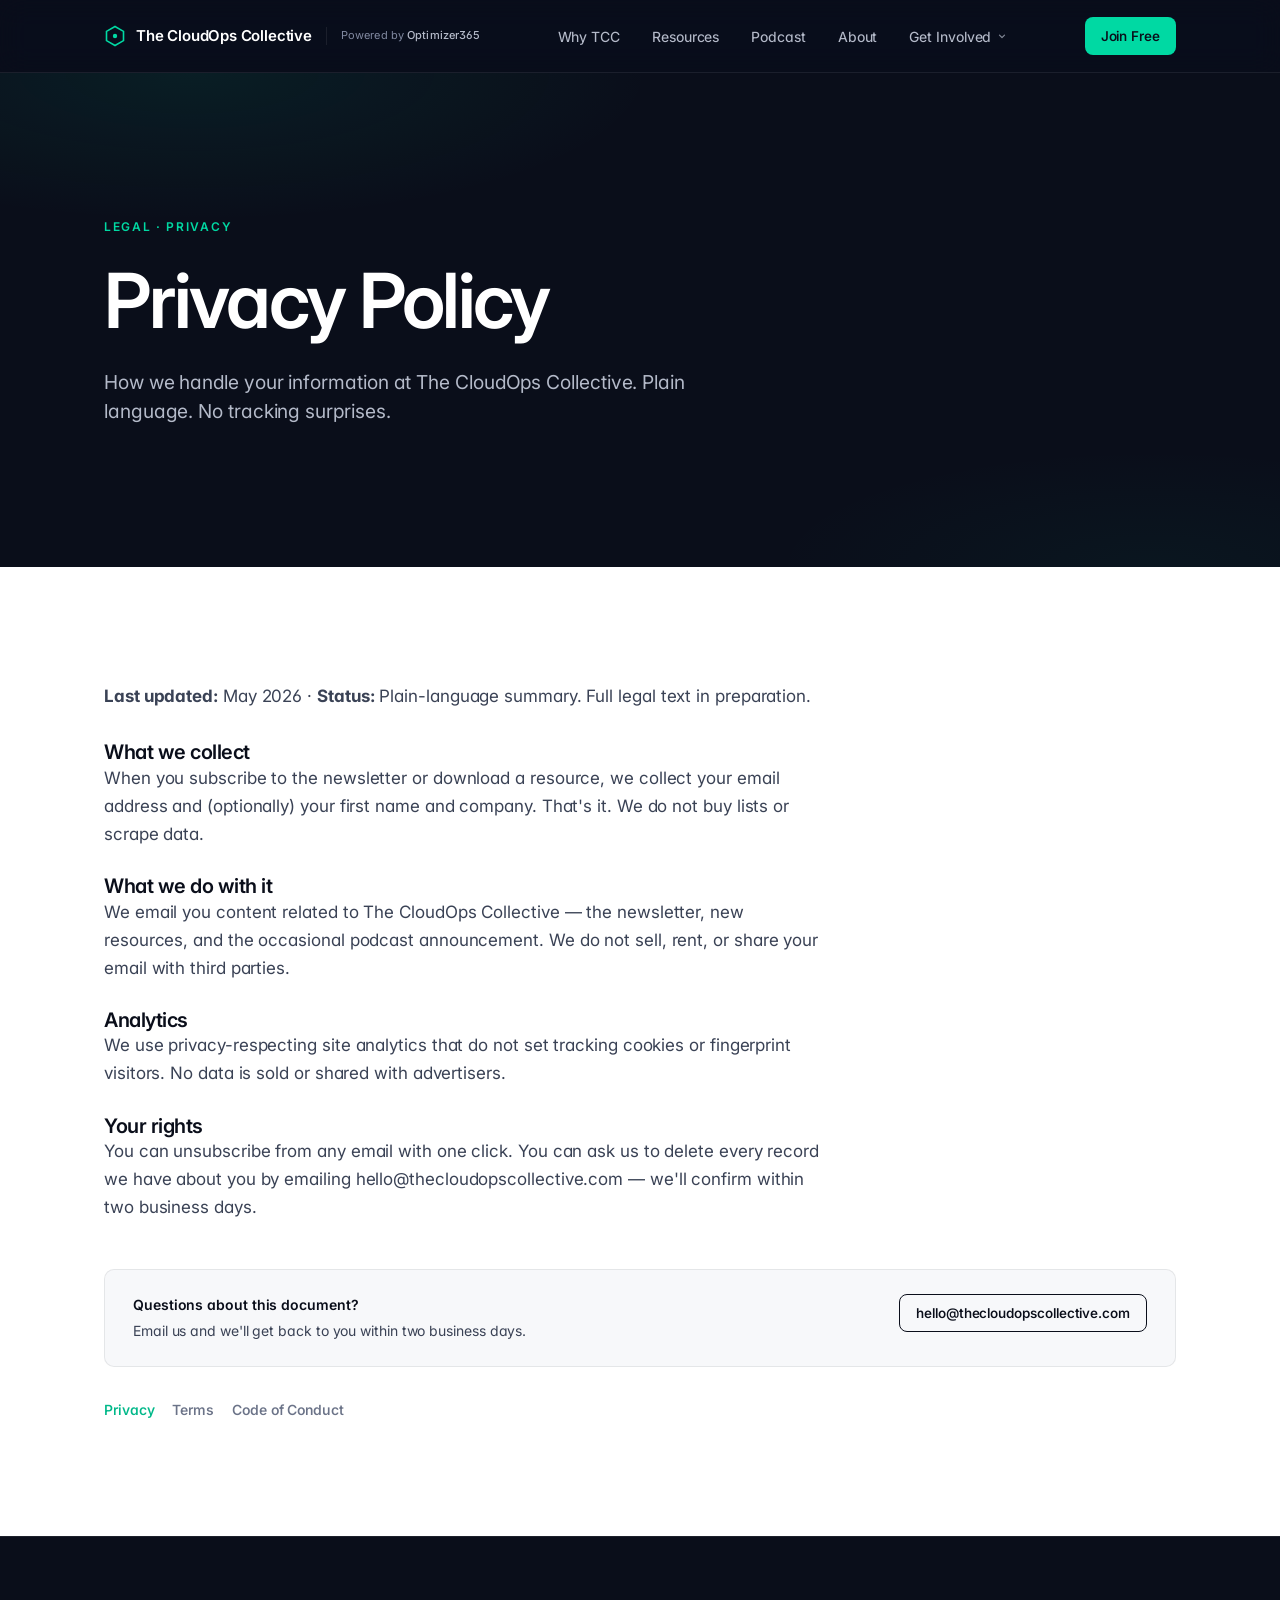
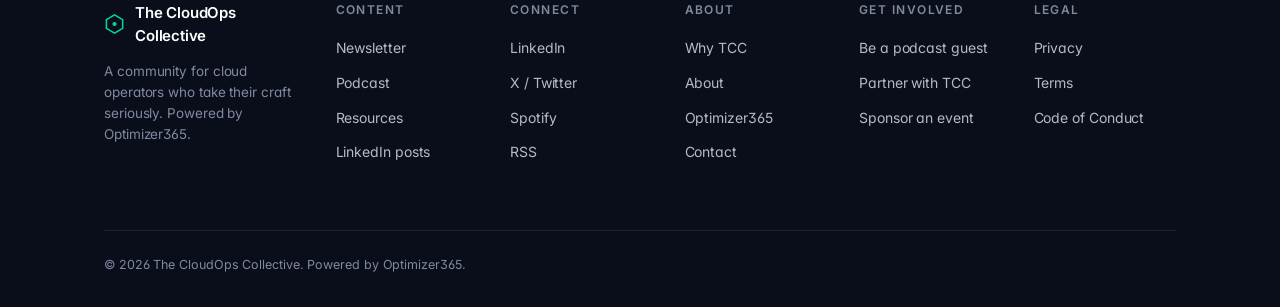
<file: legal.html>
<!doctype html>
<html lang="en">
<head>
  <meta charset="utf-8" />
  <meta name="viewport" content="width=device-width, initial-scale=1" />
  <title id="page-title">Legal — The CloudOps Collective</title>
  <link rel="preconnect" href="https://fonts.googleapis.com" />
  <link rel="preconnect" href="https://fonts.gstatic.com" crossorigin />
  <link href="https://fonts.googleapis.com/css2?family=Inter:wght@400;450;500;550;600;700&display=swap" rel="stylesheet" />
  <link rel="stylesheet" href="styles.css" />
</head>
<body data-screen-label="Legal">

  <header class="nav" role="banner">
    <div class="nav-inner">
      <div class="nav-brand">
        <a class="nav-logo" href="index.html" aria-label="The CloudOps Collective — Home">
          <span class="logo-mark"><svg viewBox="0 0 22 22" aria-hidden="true"><path d="M11 1.5l8.5 4.9v9.2L11 20.5 2.5 15.6V6.4L11 1.5z" fill="none" stroke="#00D9A3" stroke-width="1.6"/><circle cx="11" cy="11" r="2.2" fill="#00D9A3"/></svg></span>
          <span>The CloudOps Collective</span>
        </a>
        <span class="nav-powered">Powered by <b>Optimizer365</b></span>
      </div>
      <nav aria-label="Primary">
        <ul class="nav-links">
          <li><a href="why.html">Why TCC</a></li>
          <li><a href="resources.html">Resources</a></li>
          <li><a href="podcast.html">Podcast</a></li>
          <li><a href="about.html">About</a></li>
          <li class="nav-item-dropdown">
            <a href="#" class="nav-dropdown-trigger" aria-haspopup="true" aria-expanded="false">Get Involved<svg class="chev" viewBox="0 0 12 12" fill="none" aria-hidden="true"><path d="M3 5l3 3 3-3" stroke="currentColor" stroke-width="1.5" stroke-linecap="round" stroke-linejoin="round"/></svg></a>
            <div class="nav-dropdown" role="menu">
              <a class="nav-dropdown-item" href="podcast-guest.html" role="menuitem">
                <span class="dd-icon"><svg viewBox="0 0 24 24" fill="none" aria-hidden="true"><rect x="9" y="3" width="6" height="12" rx="3" stroke="currentColor" stroke-width="1.6"/><path d="M5 11a7 7 0 0014 0M12 18v3M9 21h6" stroke="currentColor" stroke-width="1.6" stroke-linecap="round"/></svg></span>
                <span class="dd-text"><b>Be a podcast guest</b><em>Share your story on the show</em></span>
              </a>
              <a class="nav-dropdown-item" href="partner.html" role="menuitem">
                <span class="dd-icon"><svg viewBox="0 0 24 24" fill="none" aria-hidden="true"><path d="M3 12l4-4 3 3 4-4 4 4 3-3" stroke="currentColor" stroke-width="1.6" stroke-linecap="round" stroke-linejoin="round"/><path d="M12 11l2 2-2 2-2-2 2-2z" stroke="currentColor" stroke-width="1.6" stroke-linejoin="round"/><path d="M9 16l3 3 3-3" stroke="currentColor" stroke-width="1.6" stroke-linecap="round" stroke-linejoin="round"/></svg></span>
                <span class="dd-text"><b>Partner with TCC</b><em>Collaborate on content and events</em></span>
              </a>
              <a class="nav-dropdown-item" href="sponsor-event.html" role="menuitem">
                <span class="dd-icon"><svg viewBox="0 0 24 24" fill="none" aria-hidden="true"><rect x="4" y="5" width="16" height="15" rx="2" stroke="currentColor" stroke-width="1.6"/><path d="M4 9h16M9 3v4M15 3v4" stroke="currentColor" stroke-width="1.6" stroke-linecap="round"/></svg></span>
                <span class="dd-text"><b>Sponsor an event</b><em>Roundtables, meetups, summit</em></span>
              </a>
            </div>
          </li>
        </ul>
      </nav>
      <div class="nav-cta">
        <a class="btn btn-primary btn-sm" href="index.html#newsletter">Join Free</a>
        <button class="nav-toggle" aria-label="Toggle menu" aria-expanded="false"><span></span></button>
      </div>
    </div>
  </header>

  <section class="hero bg-dark">
    <div class="container hero-inner">
      <span class="eyebrow reveal" id="doc-eyebrow">LEGAL</span>
      <h1 class="h-hero reveal" id="doc-heading">Legal</h1>
      <p class="lede reveal" style="margin-top:28px;" id="doc-lede">Our legal documents are being finalised. The summary below covers the principles we operate by until the full text is published.</p>
    </div>
  </section>

  <section class="bg-light">
    <div class="container">
      <div class="prose reveal" id="doc-body" style="font-size:17px;">
        <!-- filled by JS -->
      </div>
      <div class="reveal" style="margin-top:48px; padding:24px 28px; background:var(--light-2); border-radius:10px; border:1px solid var(--border-light); display:flex; gap:16px; align-items:flex-start; flex-wrap:wrap; justify-content:space-between;">
        <div>
          <div style="font-size:14px; font-weight:600; color:var(--text-on-light); margin-bottom:4px;">Questions about this document?</div>
          <div style="font-size:14px; color:var(--text-on-light-2);">Email us and we'll get back to you within two business days.</div>
        </div>
        <a class="btn btn-outline btn-sm" href="mailto:hello@thecloudopscollective.com">hello@thecloudopscollective.com</a>
      </div>
      <div class="reveal" style="margin-top:32px; display:flex; gap:18px; flex-wrap:wrap; font-size:14px;">
        <a class="btn-ghost" href="legal.html#privacy">Privacy</a>
        <a class="btn-ghost" href="legal.html#terms">Terms</a>
        <a class="btn-ghost" href="legal.html#code-of-conduct">Code of Conduct</a>
      </div>
    </div>
  </section>

  <footer class="footer">
    <div class="container">
      <div class="footer-grid">
        <div class="footer-brand">
          <a class="nav-logo" href="index.html">
            <span class="logo-mark"><svg viewBox="0 0 22 22" aria-hidden="true"><path d="M11 1.5l8.5 4.9v9.2L11 20.5 2.5 15.6V6.4L11 1.5z" fill="none" stroke="#00D9A3" stroke-width="1.6"/><circle cx="11" cy="11" r="2.2" fill="#00D9A3"/></svg></span>
            <span>The CloudOps Collective</span>
          </a>
          <p class="footer-tag">A community for cloud operators who take their craft seriously. Powered by Optimizer365.</p>
        </div>
        <div class="footer-col"><h5>Content</h5><ul><li><a href="index.html#newsletter">Newsletter</a></li><li><a href="podcast.html">Podcast</a></li><li><a href="resources.html">Resources</a></li><li><a href="https://www.linkedin.com/company/the-cloudops-collective" target="_blank" rel="noopener">LinkedIn posts</a></li></ul></div>
        <div class="footer-col"><h5>Connect</h5><ul><li><a href="#">LinkedIn</a></li><li><a href="#">X / Twitter</a></li><li><a href="#">Spotify</a></li><li><a href="#">RSS</a></li></ul></div>
        <div class="footer-col"><h5>About</h5><ul><li><a href="why.html">Why TCC</a></li><li><a href="about.html">About</a></li><li><a href="#">Optimizer365</a></li><li><a href="mailto:hello@thecloudopscollective.com">Contact</a></li></ul></div>
        <div class="footer-col"><h5>Get Involved</h5><ul><li><a href="podcast-guest.html">Be a podcast guest</a></li><li><a href="partner.html">Partner with TCC</a></li><li><a href="sponsor-event.html">Sponsor an event</a></li></ul></div>
        <div class="footer-col"><h5>Legal</h5><ul><li><a href="legal.html#privacy">Privacy</a></li><li><a href="legal.html#terms">Terms</a></li><li><a href="legal.html#code-of-conduct">Code of Conduct</a></li></ul></div>
      </div>
      <div class="footer-bottom">
        <small>© 2026 The CloudOps Collective. Powered by Optimizer365.</small>
      </div>
    </div>
  </footer>

  <script>
    const DOCS = {
      privacy: {
        eyebrow: "LEGAL · PRIVACY",
        heading: "Privacy Policy",
        lede: "How we handle your information at The CloudOps Collective. Plain language. No tracking surprises.",
        body: `
          <p><strong>Last updated:</strong> May 2026 · <strong>Status:</strong> Plain-language summary. Full legal text in preparation.</p>
          <h3 style="margin-top:32px; font-size:20px; font-weight:600; color:var(--text-on-light);">What we collect</h3>
          <p>When you subscribe to the newsletter or download a resource, we collect your email address and (optionally) your first name and company. That's it. We do not buy lists or scrape data.</p>
          <h3 style="margin-top:28px; font-size:20px; font-weight:600; color:var(--text-on-light);">What we do with it</h3>
          <p>We email you content related to The CloudOps Collective — the newsletter, new resources, and the occasional podcast announcement. We do not sell, rent, or share your email with third parties.</p>
          <h3 style="margin-top:28px; font-size:20px; font-weight:600; color:var(--text-on-light);">Analytics</h3>
          <p>We use privacy-respecting site analytics that do not set tracking cookies or fingerprint visitors. No data is sold or shared with advertisers.</p>
          <h3 style="margin-top:28px; font-size:20px; font-weight:600; color:var(--text-on-light);">Your rights</h3>
          <p>You can unsubscribe from any email with one click. You can ask us to delete every record we have about you by emailing hello@thecloudopscollective.com — we'll confirm within two business days.</p>
        `
      },
      terms: {
        eyebrow: "LEGAL · TERMS",
        heading: "Terms of Use",
        lede: "The basic rules for using thecloudopscollective.com and the content we publish.",
        body: `
          <p><strong>Last updated:</strong> May 2026 · <strong>Status:</strong> Plain-language summary. Full legal text in preparation.</p>
          <h3 style="margin-top:32px; font-size:20px; font-weight:600; color:var(--text-on-light);">Use of content</h3>
          <p>You're welcome to read, share, and quote our content with attribution. Republishing entire newsletters or podcast transcripts without permission isn't allowed. If you want to reuse something at scale, just ask.</p>
          <h3 style="margin-top:28px; font-size:20px; font-weight:600; color:var(--text-on-light);">No professional advice</h3>
          <p>The content on this site is for general information about cloud operations. It is not professional, legal, financial, or technical advice for your specific situation. Test changes in your own environment before applying anything you read here.</p>
          <h3 style="margin-top:28px; font-size:20px; font-weight:600; color:var(--text-on-light);">Third-party links</h3>
          <p>We sometimes link to third-party sites and tools. Those sites have their own terms and we are not responsible for their content.</p>
          <h3 style="margin-top:28px; font-size:20px; font-weight:600; color:var(--text-on-light);">Changes</h3>
          <p>We may update these terms as the community grows. Material changes will be announced in the newsletter.</p>
        `
      },
      "code-of-conduct": {
        eyebrow: "LEGAL · CODE OF CONDUCT",
        heading: "Code of Conduct",
        lede: "The CloudOps Collective is a professional community. Here is how we expect members and guests to behave.",
        body: `
          <p><strong>Last updated:</strong> May 2026 · <strong>Applies to:</strong> Newsletter readers, podcast guests, contributors, and anyone interacting with TCC channels.</p>
          <h3 style="margin-top:32px; font-size:20px; font-weight:600; color:var(--text-on-light);">Be useful</h3>
          <p>Share what you've learned. Ask honest questions. Help others get unstuck. The whole point of TCC is operators helping operators.</p>
          <h3 style="margin-top:28px; font-size:20px; font-weight:600; color:var(--text-on-light);">Be respectful</h3>
          <p>Disagree on substance, not people. No harassment, discrimination, or personal attacks. Critique ideas; respect humans.</p>
          <h3 style="margin-top:28px; font-size:20px; font-weight:600; color:var(--text-on-light);">No vendor pitching</h3>
          <p>Don't use TCC channels — podcast appearances, contributed content, comments, or DMs to other members — as a sales surface. If you build something operators would love, tell us about it directly and we'll figure out the right way to share it.</p>
          <h3 style="margin-top:28px; font-size:20px; font-weight:600; color:var(--text-on-light);">Confidentiality</h3>
          <p>What's shared off the record stays off the record. Names, client details, and internal numbers shared in private don't end up in public posts.</p>
          <h3 style="margin-top:28px; font-size:20px; font-weight:600; color:var(--text-on-light);">Reporting issues</h3>
          <p>If something feels off — behaviour, content, or someone misrepresenting TCC — email hello@thecloudopscollective.com. We'll respond within two business days.</p>
        `
      }
    };

    function render() {
      const hash = (location.hash || '#privacy').replace('#', '');
      const doc = DOCS[hash] || DOCS.privacy;
      document.getElementById('page-title').textContent = doc.heading + ' — The CloudOps Collective';
      document.getElementById('doc-eyebrow').textContent = doc.eyebrow;
      document.getElementById('doc-heading').textContent = doc.heading;
      document.getElementById('doc-lede').textContent = doc.lede;
      document.getElementById('doc-body').innerHTML = doc.body;
      // mark active link in inline nav
      document.querySelectorAll('.prose ~ div a.btn-ghost').forEach(a => {
        a.style.color = a.getAttribute('href').endsWith(hash) ? 'var(--mint-deep)' : 'var(--text-on-light-3)';
      });
      window.scrollTo({ top: 0, behavior: 'instant' in window ? 'instant' : 'auto' });
    }
    window.addEventListener('hashchange', render);
    render();
  </script>
  <script src="site.js"></script>
</body>
</html>
</file>
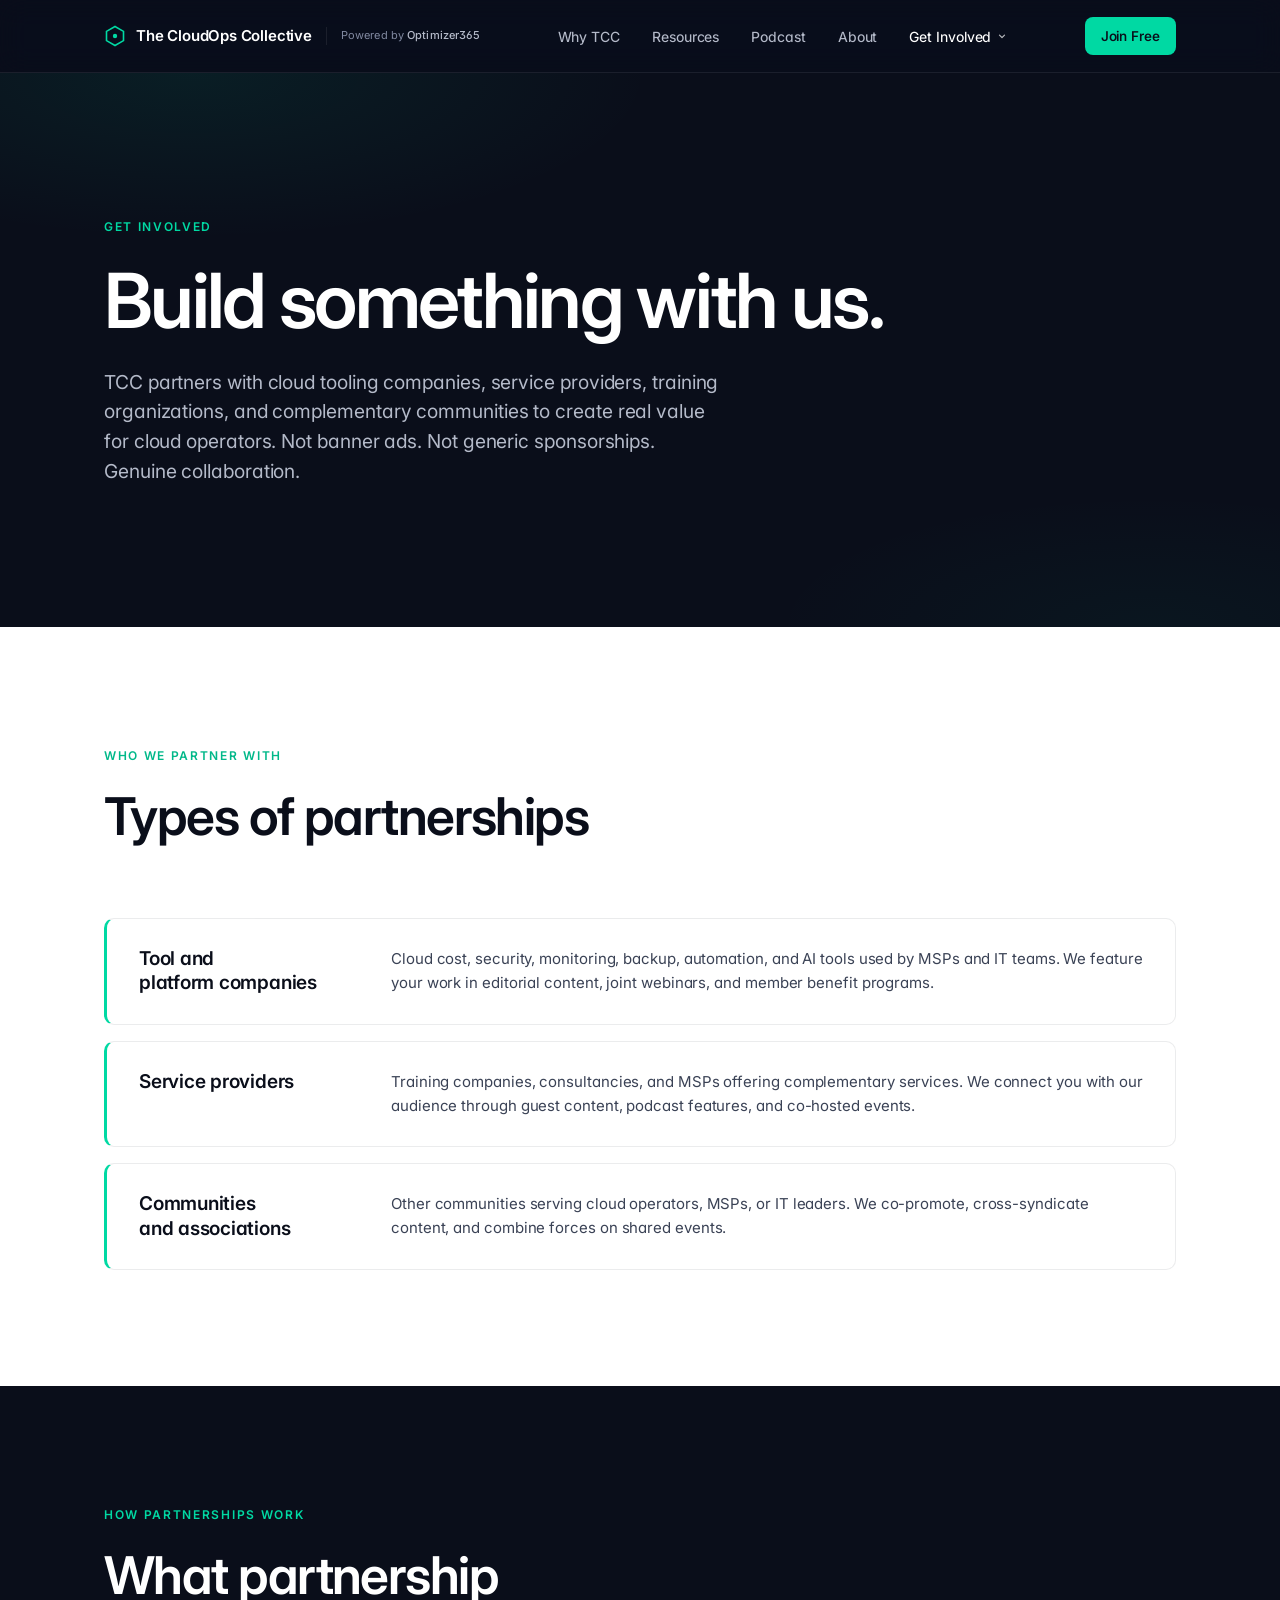
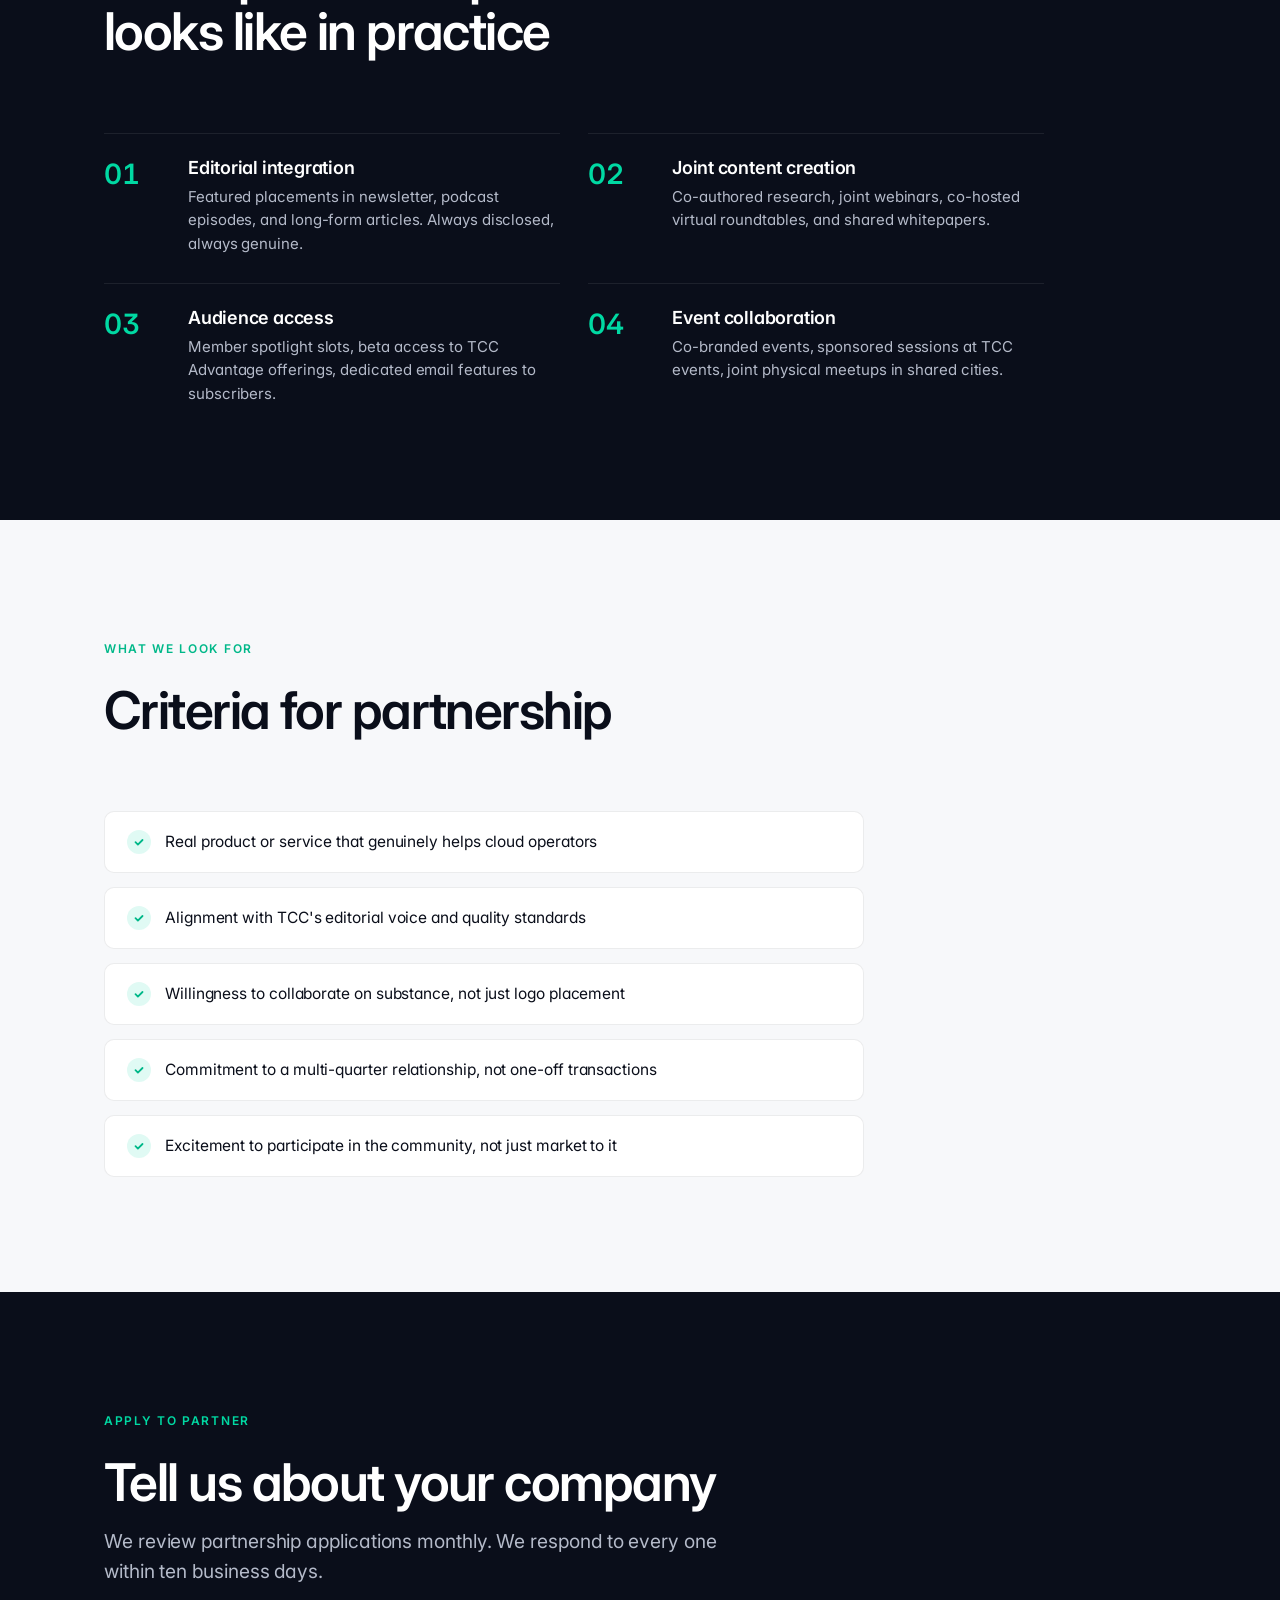
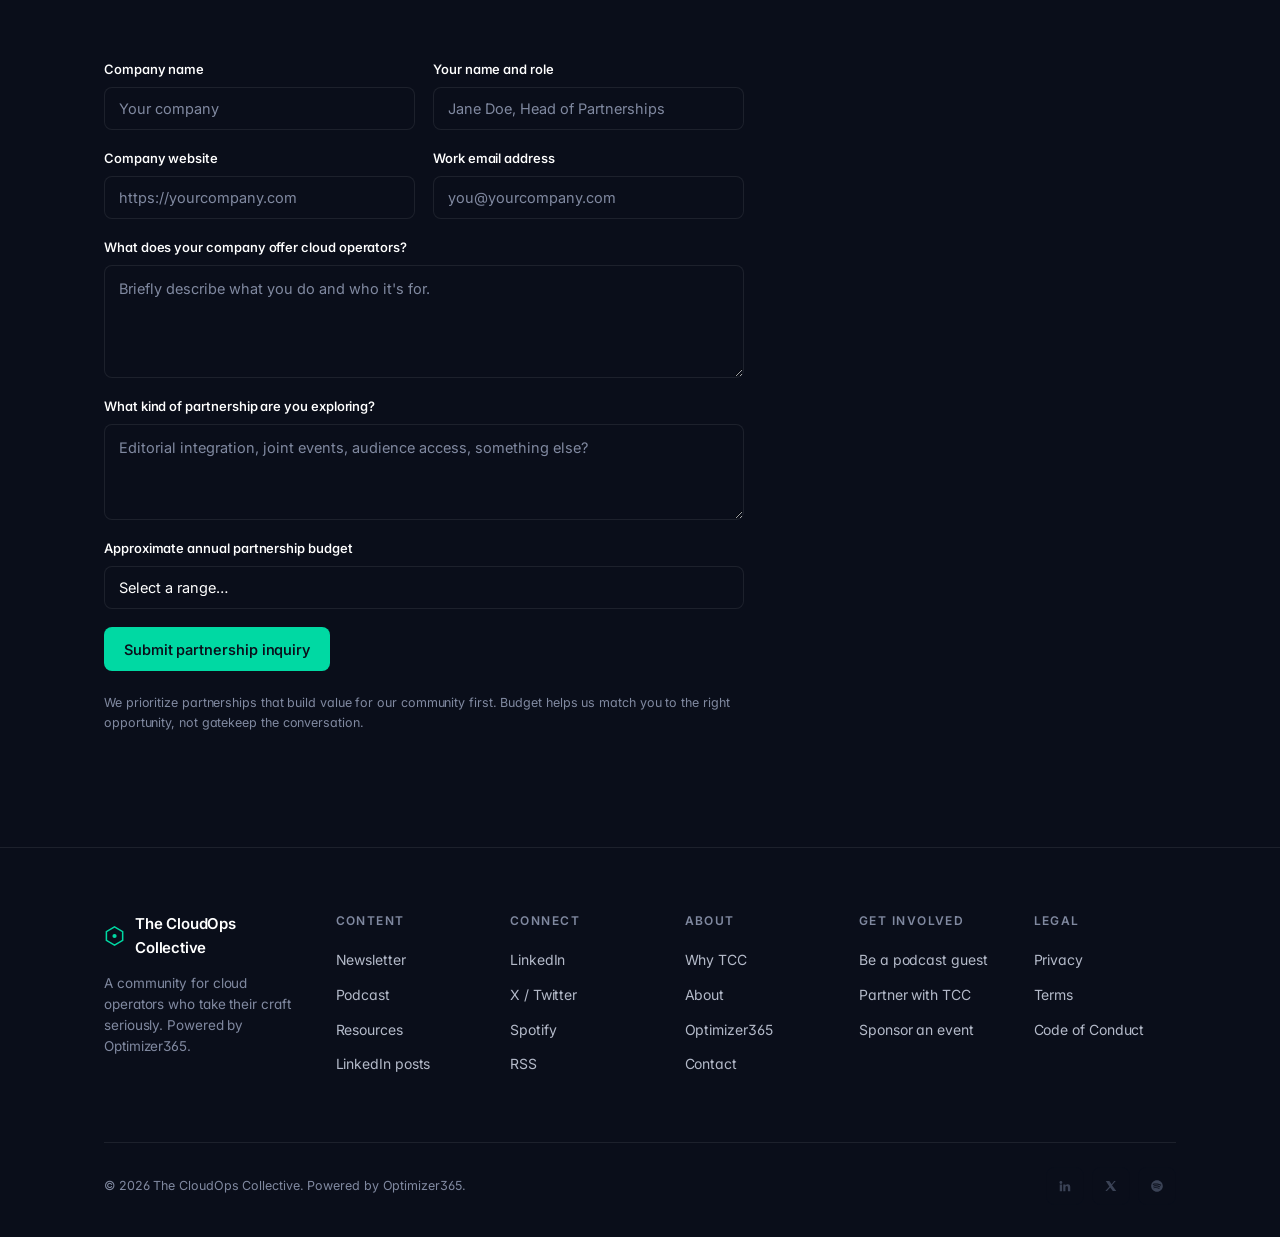
<file: partner.html>
<!doctype html>
<html lang="en">
<head>
  <meta charset="utf-8" />
  <meta name="viewport" content="width=device-width, initial-scale=1" />
  <title>Partner with TCC — The CloudOps Collective</title>
  <meta name="description" content="Build something with us. TCC partners with tooling, services, and communities to create real value for cloud operators." />
  <link rel="preconnect" href="https://fonts.googleapis.com" />
  <link rel="preconnect" href="https://fonts.gstatic.com" crossorigin />
  <link href="https://fonts.googleapis.com/css2?family=Inter:wght@400;450;500;550;600;700&display=swap" rel="stylesheet" />
  <link rel="stylesheet" href="styles.css" />
</head>
<body data-screen-label="07 Partner">

  <header class="nav" role="banner">
    <div class="nav-inner">
      <div class="nav-brand">
        <a class="nav-logo" href="index.html" aria-label="The CloudOps Collective — Home">
          <span class="logo-mark"><svg viewBox="0 0 22 22" aria-hidden="true"><path d="M11 1.5l8.5 4.9v9.2L11 20.5 2.5 15.6V6.4L11 1.5z" fill="none" stroke="#00D9A3" stroke-width="1.6"/><circle cx="11" cy="11" r="2.2" fill="#00D9A3"/></svg></span>
          <span>The CloudOps Collective</span>
        </a>
        <span class="nav-powered">Powered by <b>Optimizer365</b></span>
      </div>
      <nav aria-label="Primary">
        <ul class="nav-links">
          <li><a href="why.html">Why TCC</a></li>
          <li><a href="resources.html">Resources</a></li>
          <li><a href="podcast.html">Podcast</a></li>
          <li><a href="about.html">About</a></li>
          <li class="nav-item-dropdown">
            <a href="#" class="nav-dropdown-trigger active" aria-haspopup="true" aria-expanded="false">Get Involved<svg class="chev" viewBox="0 0 12 12" fill="none" aria-hidden="true"><path d="M3 5l3 3 3-3" stroke="currentColor" stroke-width="1.5" stroke-linecap="round" stroke-linejoin="round"/></svg></a>
            <div class="nav-dropdown" role="menu">
              <a class="nav-dropdown-item" href="podcast-guest.html" role="menuitem">
                <span class="dd-icon"><svg viewBox="0 0 24 24" fill="none" aria-hidden="true"><rect x="9" y="3" width="6" height="12" rx="3" stroke="currentColor" stroke-width="1.6"/><path d="M5 11a7 7 0 0014 0M12 18v3M9 21h6" stroke="currentColor" stroke-width="1.6" stroke-linecap="round"/></svg></span>
                <span class="dd-text"><b>Be a podcast guest</b><em>Share your story on the show</em></span>
              </a>
              <a class="nav-dropdown-item" href="partner.html" role="menuitem">
                <span class="dd-icon"><svg viewBox="0 0 24 24" fill="none" aria-hidden="true"><path d="M3 12l4-4 3 3 4-4 4 4 3-3" stroke="currentColor" stroke-width="1.6" stroke-linecap="round" stroke-linejoin="round"/><path d="M12 11l2 2-2 2-2-2 2-2z" stroke="currentColor" stroke-width="1.6" stroke-linejoin="round"/><path d="M9 16l3 3 3-3" stroke="currentColor" stroke-width="1.6" stroke-linecap="round" stroke-linejoin="round"/></svg></span>
                <span class="dd-text"><b>Partner with TCC</b><em>Collaborate on content and events</em></span>
              </a>
              <a class="nav-dropdown-item" href="sponsor-event.html" role="menuitem">
                <span class="dd-icon"><svg viewBox="0 0 24 24" fill="none" aria-hidden="true"><rect x="4" y="5" width="16" height="15" rx="2" stroke="currentColor" stroke-width="1.6"/><path d="M4 9h16M9 3v4M15 3v4" stroke="currentColor" stroke-width="1.6" stroke-linecap="round"/></svg></span>
                <span class="dd-text"><b>Sponsor an event</b><em>Roundtables, meetups, summit</em></span>
              </a>
            </div>
          </li>
        </ul>
      </nav>
      <div class="nav-cta">
        <a class="btn btn-primary btn-sm" href="index.html#newsletter">Join Free</a>
        <button class="nav-toggle" aria-label="Toggle menu" aria-expanded="false"><span></span></button>
      </div>
    </div>
  </header>

  <section class="hero bg-dark">
    <div class="container hero-inner">
      <span class="eyebrow reveal">Get Involved</span>
      <h1 class="h-hero reveal">Build something with us.</h1>
      <p class="lede reveal" style="margin-top:28px;">TCC partners with cloud tooling companies, service providers, training organizations, and complementary communities to create real value for cloud operators. Not banner ads. Not generic sponsorships. Genuine collaboration.</p>
    </div>
  </section>

  <section class="bg-light">
    <div class="container">
      <div class="section-head reveal">
        <span class="eyebrow" style="color:var(--mint-deep);">Who we partner with</span>
        <h2 class="h-section">Types of partnerships</h2>
      </div>
      <div class="partner-list">
        <article class="partner-row reveal">
          <h3>Tool and platform companies</h3>
          <p>Cloud cost, security, monitoring, backup, automation, and AI tools used by MSPs and IT teams. We feature your work in editorial content, joint webinars, and member benefit programs.</p>
        </article>
        <article class="partner-row reveal">
          <h3>Service providers</h3>
          <p>Training companies, consultancies, and MSPs offering complementary services. We connect you with our audience through guest content, podcast features, and co-hosted events.</p>
        </article>
        <article class="partner-row reveal">
          <h3>Communities and associations</h3>
          <p>Other communities serving cloud operators, MSPs, or IT leaders. We co-promote, cross-syndicate content, and combine forces on shared events.</p>
        </article>
      </div>
    </div>
  </section>

  <section class="bg-dark">
    <div class="container">
      <div class="section-head reveal">
        <span class="eyebrow">How partnerships work</span>
        <h2 class="h-section">What partnership looks like in practice</h2>
      </div>
      <div class="steps">
        <div class="step reveal"><div class="n">01</div><div><h4>Editorial integration</h4><p>Featured placements in newsletter, podcast episodes, and long-form articles. Always disclosed, always genuine.</p></div></div>
        <div class="step reveal"><div class="n">02</div><div><h4>Joint content creation</h4><p>Co-authored research, joint webinars, co-hosted virtual roundtables, and shared whitepapers.</p></div></div>
        <div class="step reveal"><div class="n">03</div><div><h4>Audience access</h4><p>Member spotlight slots, beta access to TCC Advantage offerings, dedicated email features to subscribers.</p></div></div>
        <div class="step reveal"><div class="n">04</div><div><h4>Event collaboration</h4><p>Co-branded events, sponsored sessions at TCC events, joint physical meetups in shared cities.</p></div></div>
      </div>
    </div>
  </section>

  <section class="bg-soft">
    <div class="container">
      <div class="section-head reveal">
        <span class="eyebrow" style="color:var(--mint-deep);">What we look for</span>
        <h2 class="h-section">Criteria for partnership</h2>
      </div>
      <ul class="criteria">
        <li class="reveal"><span class="ck"><svg viewBox="0 0 12 12" fill="none" aria-hidden="true"><path d="M2.5 6.2l2.4 2.4L9.5 4" stroke="currentColor" stroke-width="1.8" stroke-linecap="round" stroke-linejoin="round"/></svg></span>Real product or service that genuinely helps cloud operators</li>
        <li class="reveal"><span class="ck"><svg viewBox="0 0 12 12" fill="none" aria-hidden="true"><path d="M2.5 6.2l2.4 2.4L9.5 4" stroke="currentColor" stroke-width="1.8" stroke-linecap="round" stroke-linejoin="round"/></svg></span>Alignment with TCC's editorial voice and quality standards</li>
        <li class="reveal"><span class="ck"><svg viewBox="0 0 12 12" fill="none" aria-hidden="true"><path d="M2.5 6.2l2.4 2.4L9.5 4" stroke="currentColor" stroke-width="1.8" stroke-linecap="round" stroke-linejoin="round"/></svg></span>Willingness to collaborate on substance, not just logo placement</li>
        <li class="reveal"><span class="ck"><svg viewBox="0 0 12 12" fill="none" aria-hidden="true"><path d="M2.5 6.2l2.4 2.4L9.5 4" stroke="currentColor" stroke-width="1.8" stroke-linecap="round" stroke-linejoin="round"/></svg></span>Commitment to a multi-quarter relationship, not one-off transactions</li>
        <li class="reveal"><span class="ck"><svg viewBox="0 0 12 12" fill="none" aria-hidden="true"><path d="M2.5 6.2l2.4 2.4L9.5 4" stroke="currentColor" stroke-width="1.8" stroke-linecap="round" stroke-linejoin="round"/></svg></span>Excitement to participate in the community, not just market to it</li>
      </ul>
    </div>
  </section>

  <section class="bg-dark" id="apply">
    <div class="container">
      <div class="section-head reveal">
        <span class="eyebrow">Apply to partner</span>
        <h2 class="h-section">Tell us about your company</h2>
        <p class="lede">We review partnership applications monthly. We respond to every one within ten business days.</p>
      </div>
      <form class="form reveal" data-prototype-form novalidate>
        <div class="form-row">
          <div class="field">
            <label class="field-label" for="p-company">Company name</label>
            <input id="p-company" class="field-input" type="text" required placeholder="Your company" />
          </div>
          <div class="field">
            <label class="field-label" for="p-name">Your name and role</label>
            <input id="p-name" class="field-input" type="text" required placeholder="Jane Doe, Head of Partnerships" />
          </div>
        </div>
        <div class="form-row">
          <div class="field">
            <label class="field-label" for="p-site">Company website</label>
            <input id="p-site" class="field-input" type="url" required placeholder="https://yourcompany.com" />
          </div>
          <div class="field">
            <label class="field-label" for="p-email">Work email address</label>
            <input id="p-email" class="field-input" type="email" required placeholder="you@yourcompany.com" />
          </div>
        </div>
        <div class="field">
          <label class="field-label" for="p-offer">What does your company offer cloud operators?</label>
          <textarea id="p-offer" class="field-textarea" rows="4" required placeholder="Briefly describe what you do and who it's for."></textarea>
        </div>
        <div class="field">
          <label class="field-label" for="p-type">What kind of partnership are you exploring?</label>
          <textarea id="p-type" class="field-textarea" rows="3" required placeholder="Editorial integration, joint events, audience access, something else?"></textarea>
        </div>
        <div class="field">
          <label class="field-label" for="p-budget">Approximate annual partnership budget</label>
          <select id="p-budget" class="field-select" required>
            <option value="">Select a range…</option>
            <option>Under $5K</option>
            <option>$5K to $15K</option>
            <option>$15K to $50K</option>
            <option>Over $50K</option>
            <option>Let's discuss</option>
          </select>
        </div>
        <div>
          <button type="submit" class="btn btn-primary">Submit partnership inquiry</button>
        </div>
        <p class="field-hint">We prioritize partnerships that build value for our community first. Budget helps us match you to the right opportunity, not gatekeep the conversation.</p>
        <div class="form-toast">Thanks — your inquiry is in. We'll review and reply within ten business days.</div>
      </form>
    </div>
  </section>

  <footer class="footer">
    <div class="container">
      <div class="footer-grid">
        <div class="footer-brand">
          <a class="nav-logo" href="index.html">
            <span class="logo-mark"><svg viewBox="0 0 22 22" aria-hidden="true"><path d="M11 1.5l8.5 4.9v9.2L11 20.5 2.5 15.6V6.4L11 1.5z" fill="none" stroke="#00D9A3" stroke-width="1.6"/><circle cx="11" cy="11" r="2.2" fill="#00D9A3"/></svg></span>
            <span>The CloudOps Collective</span>
          </a>
          <p class="footer-tag">A community for cloud operators who take their craft seriously. Powered by Optimizer365.</p>
        </div>
        <div class="footer-col"><h5>Content</h5><ul><li><a href="index.html#newsletter">Newsletter</a></li><li><a href="podcast.html">Podcast</a></li><li><a href="resources.html">Resources</a></li><li><a href="https://www.linkedin.com/company/the-cloudops-collective" target="_blank" rel="noopener">LinkedIn posts</a></li></ul></div>
        <div class="footer-col"><h5>Connect</h5><ul><li><a href="#">LinkedIn</a></li><li><a href="#">X / Twitter</a></li><li><a href="#">Spotify</a></li><li><a href="#">RSS</a></li></ul></div>
        <div class="footer-col"><h5>About</h5><ul><li><a href="why.html">Why TCC</a></li><li><a href="about.html">About</a></li><li><a href="#">Optimizer365</a></li><li><a href="mailto:hello@thecloudopscollective.com">Contact</a></li></ul></div>
        <div class="footer-col"><h5>Get Involved</h5><ul><li><a href="podcast-guest.html">Be a podcast guest</a></li><li><a href="partner.html">Partner with TCC</a></li><li><a href="sponsor-event.html">Sponsor an event</a></li></ul></div>
        <div class="footer-col"><h5>Legal</h5><ul><li><a href="legal.html#privacy">Privacy</a></li><li><a href="legal.html#terms">Terms</a></li><li><a href="legal.html#code-of-conduct">Code of Conduct</a></li></ul></div>
      </div>
      <div class="footer-bottom">
        <small>© 2026 The CloudOps Collective. Powered by Optimizer365.</small>
        <div class="footer-socials">
          <a class="social-link" href="#" aria-label="LinkedIn"><svg width="14" height="14" viewBox="0 0 24 24" fill="currentColor" aria-hidden="true"><path d="M4.98 3.5a2.5 2.5 0 11.02 5.001A2.5 2.5 0 014.98 3.5zM3 9.5h4V21H3V9.5zm6 0h3.83v1.57h.05c.53-1 1.84-2.07 3.78-2.07C20.7 9 21 11.45 21 14.27V21h-4v-5.96c0-1.42-.03-3.25-1.98-3.25-1.98 0-2.29 1.55-2.29 3.15V21H9V9.5z"/></svg></a>
          <a class="social-link" href="#" aria-label="X"><svg width="12" height="12" viewBox="0 0 24 24" fill="currentColor" aria-hidden="true"><path d="M18.244 2H21.5l-7.5 8.57L22.5 22h-6.84l-5.36-7.02L4 22H.74l8.04-9.18L1.5 2h7.02l4.85 6.41L18.244 2z"/></svg></a>
          <a class="social-link" href="#" aria-label="Spotify"><svg width="14" height="14" viewBox="0 0 24 24" fill="currentColor" aria-hidden="true"><path d="M12 2C6.5 2 2 6.5 2 12s4.5 10 10 10 10-4.5 10-10S17.5 2 12 2zm4.3 14.4a.6.6 0 01-.85.22c-2.33-1.42-5.26-1.74-8.72-.95a.62.62 0 11-.27-1.2c3.78-.86 7.03-.49 9.62 1.08.3.18.4.55.22.85zm1.15-2.55a.78.78 0 01-1.07.27c-2.67-1.64-6.74-2.12-9.9-1.16a.78.78 0 11-.45-1.49c3.6-1.1 8.09-.56 11.15 1.32.37.22.49.7.27 1.06zm.1-2.66c-3.2-1.9-8.49-2.07-11.55-1.14a.94.94 0 11-.55-1.8c3.5-1.06 9.34-.85 13.02 1.33a.94.94 0 11-.93 1.61z"/></svg></a>
        </div>
      </div>
    </div>
  </footer>

  <script src="site.js"></script>
</body>
</html>
</file>
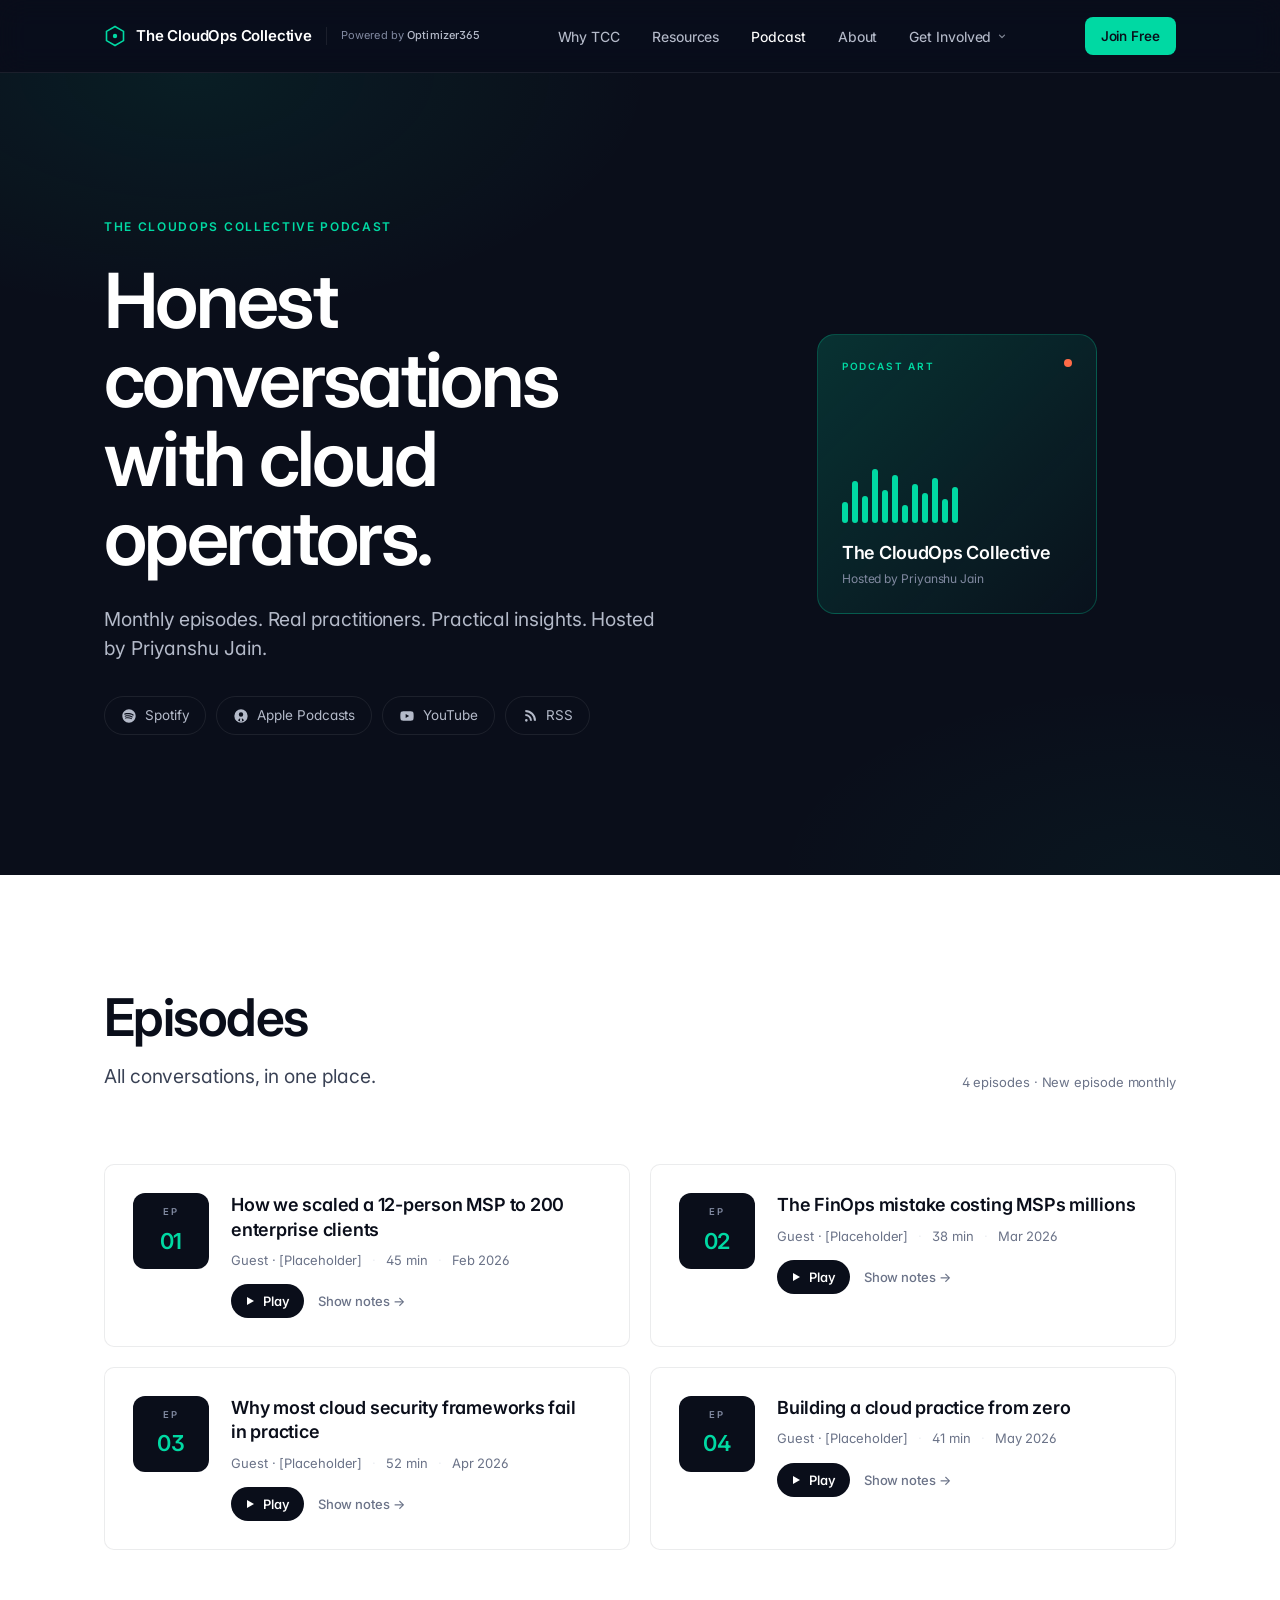
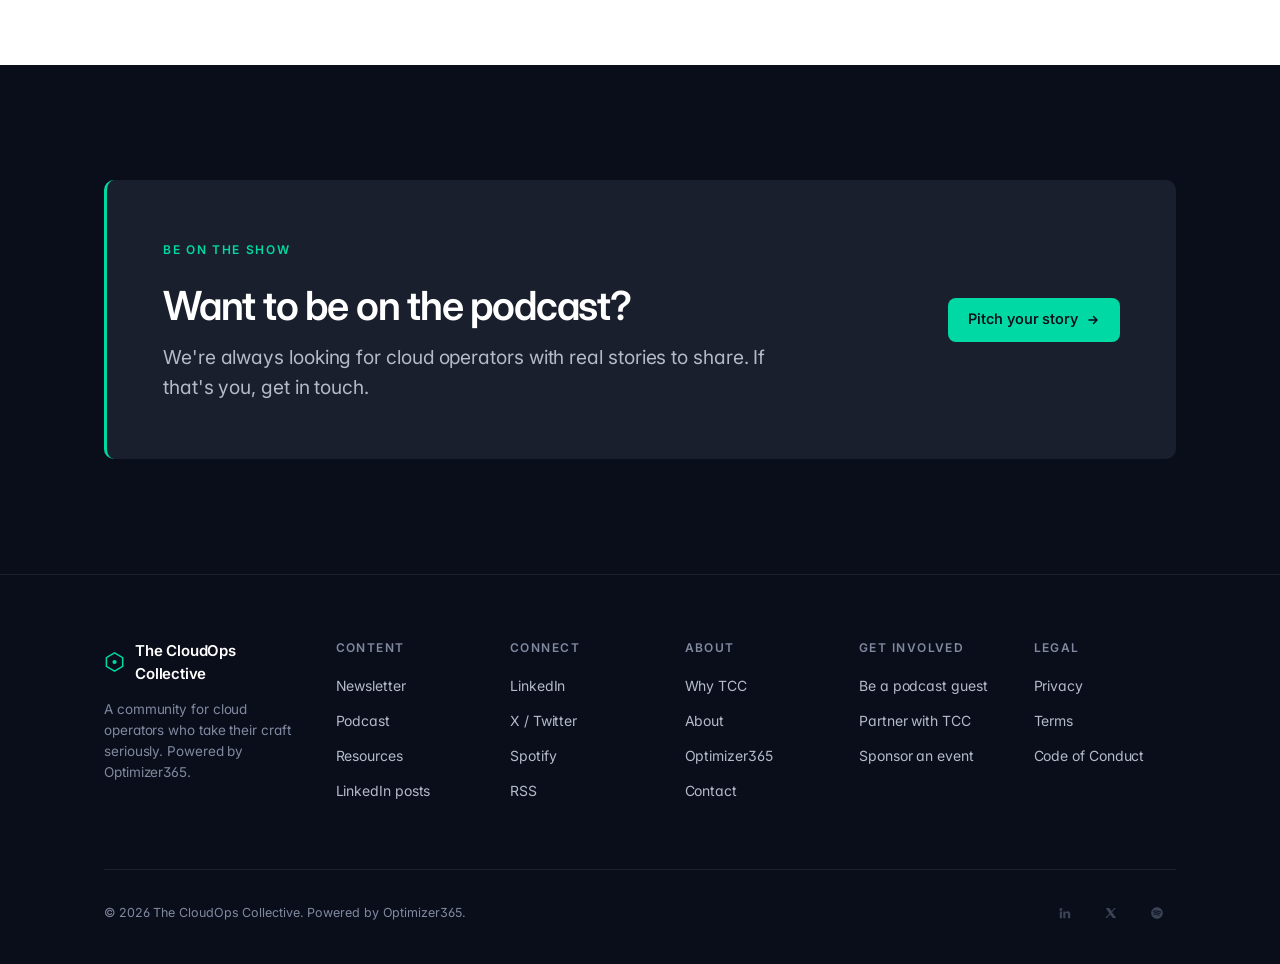
<file: podcast.html>
<!doctype html>
<html lang="en">
<head>
  <meta charset="utf-8" />
  <meta name="viewport" content="width=device-width, initial-scale=1" />
  <title>Podcast — The CloudOps Collective</title>
  <meta name="description" content="Honest conversations with cloud operators. Hosted by Priyanshu Jain." />
  <link rel="preconnect" href="https://fonts.googleapis.com" />
  <link rel="preconnect" href="https://fonts.gstatic.com" crossorigin />
  <link href="https://fonts.googleapis.com/css2?family=Inter:wght@400;450;500;550;600;700&display=swap" rel="stylesheet" />
  <link rel="stylesheet" href="styles.css" />
</head>
<body data-screen-label="04 Podcast">

  <header class="nav" role="banner">
    <div class="nav-inner">
      <div class="nav-brand">
        <a class="nav-logo" href="index.html" aria-label="The CloudOps Collective — Home">
          <span class="logo-mark"><svg viewBox="0 0 22 22" aria-hidden="true"><path d="M11 1.5l8.5 4.9v9.2L11 20.5 2.5 15.6V6.4L11 1.5z" fill="none" stroke="#00D9A3" stroke-width="1.6"/><circle cx="11" cy="11" r="2.2" fill="#00D9A3"/></svg></span>
          <span>The CloudOps Collective</span>
        </a>
        <span class="nav-powered">Powered by <b>Optimizer365</b></span>
      </div>
      <nav aria-label="Primary">
        <ul class="nav-links">
          <li><a href="why.html">Why TCC</a></li>
          <li><a href="resources.html">Resources</a></li>
          <li><a class="active" href="podcast.html">Podcast</a></li>
          <li><a href="about.html">About</a></li>
          <li class="nav-item-dropdown">
            <a href="#" class="nav-dropdown-trigger" aria-haspopup="true" aria-expanded="false">Get Involved<svg class="chev" viewBox="0 0 12 12" fill="none" aria-hidden="true"><path d="M3 5l3 3 3-3" stroke="currentColor" stroke-width="1.5" stroke-linecap="round" stroke-linejoin="round"/></svg></a>
            <div class="nav-dropdown" role="menu">
              <a class="nav-dropdown-item" href="podcast-guest.html" role="menuitem">
                <span class="dd-icon"><svg viewBox="0 0 24 24" fill="none" aria-hidden="true"><rect x="9" y="3" width="6" height="12" rx="3" stroke="currentColor" stroke-width="1.6"/><path d="M5 11a7 7 0 0014 0M12 18v3M9 21h6" stroke="currentColor" stroke-width="1.6" stroke-linecap="round"/></svg></span>
                <span class="dd-text"><b>Be a podcast guest</b><em>Share your story on the show</em></span>
              </a>
              <a class="nav-dropdown-item" href="partner.html" role="menuitem">
                <span class="dd-icon"><svg viewBox="0 0 24 24" fill="none" aria-hidden="true"><path d="M3 12l4-4 3 3 4-4 4 4 3-3" stroke="currentColor" stroke-width="1.6" stroke-linecap="round" stroke-linejoin="round"/><path d="M12 11l2 2-2 2-2-2 2-2z" stroke="currentColor" stroke-width="1.6" stroke-linejoin="round"/><path d="M9 16l3 3 3-3" stroke="currentColor" stroke-width="1.6" stroke-linecap="round" stroke-linejoin="round"/></svg></span>
                <span class="dd-text"><b>Partner with TCC</b><em>Collaborate on content and events</em></span>
              </a>
              <a class="nav-dropdown-item" href="sponsor-event.html" role="menuitem">
                <span class="dd-icon"><svg viewBox="0 0 24 24" fill="none" aria-hidden="true"><rect x="4" y="5" width="16" height="15" rx="2" stroke="currentColor" stroke-width="1.6"/><path d="M4 9h16M9 3v4M15 3v4" stroke="currentColor" stroke-width="1.6" stroke-linecap="round"/></svg></span>
                <span class="dd-text"><b>Sponsor an event</b><em>Roundtables, meetups, summit</em></span>
              </a>
            </div>
          </li>
        </ul>
      </nav>
      <div class="nav-cta">
        <a class="btn btn-primary btn-sm" href="index.html#newsletter">Join Free</a>
        <button class="nav-toggle" aria-label="Toggle menu" aria-expanded="false"><span></span></button>
      </div>
    </div>
  </header>

  <!-- ===== HERO ===== -->
  <section class="hero bg-dark">
    <div class="container hero-inner" style="display:grid; grid-template-columns: 1.3fr 1fr; gap:64px; align-items:center;">
      <div>
        <span class="eyebrow reveal">The CloudOps Collective Podcast</span>
        <h1 class="h-hero reveal">Honest conversations with cloud operators.</h1>
        <p class="lede reveal" style="margin-top:28px;">Monthly episodes. Real practitioners. Practical insights. Hosted by Priyanshu Jain.</p>
        <div class="subscribe-row reveal" role="list">
          <a class="sub-pill" href="#" role="listitem">
            <svg viewBox="0 0 24 24" fill="currentColor" aria-hidden="true"><path d="M12 2C6.5 2 2 6.5 2 12s4.5 10 10 10 10-4.5 10-10S17.5 2 12 2zm4.3 14.4a.6.6 0 01-.85.22c-2.33-1.42-5.26-1.74-8.72-.95a.62.62 0 11-.27-1.2c3.78-.86 7.03-.49 9.62 1.08.3.18.4.55.22.85zm1.15-2.55a.78.78 0 01-1.07.27c-2.67-1.64-6.74-2.12-9.9-1.16a.78.78 0 11-.45-1.49c3.6-1.1 8.09-.56 11.15 1.32.37.22.49.7.27 1.06zm.1-2.66c-3.2-1.9-8.49-2.07-11.55-1.14a.94.94 0 11-.55-1.8c3.5-1.06 9.34-.85 13.02 1.33a.94.94 0 11-.93 1.61z"/></svg>
            Spotify
          </a>
          <a class="sub-pill" href="#" role="listitem">
            <svg viewBox="0 0 24 24" fill="currentColor" aria-hidden="true"><path d="M12 2a10 10 0 100 20 10 10 0 000-20zm.01 4.5a3.3 3.3 0 11-.02 6.6 3.3 3.3 0 01.02-6.6zm-.01 9a4.65 4.65 0 014.5 3.39 8.4 8.4 0 01-9 0A4.65 4.65 0 0112 15.5zM12 14.7a1.1 1.1 0 01-1.1.97l-.45 3.6c-.04.32.18.61.5.65h2.1c.32-.04.54-.33.5-.65l-.45-3.6a1.1 1.1 0 01-1.1-.97z"/></svg>
            Apple Podcasts
          </a>
          <a class="sub-pill" href="#" role="listitem">
            <svg viewBox="0 0 24 24" fill="currentColor" aria-hidden="true"><path d="M21.6 7.2a2.5 2.5 0 00-1.76-1.77C18.3 5 12 5 12 5s-6.3 0-7.84.43A2.5 2.5 0 002.4 7.2C2 8.74 2 12 2 12s0 3.26.4 4.8a2.5 2.5 0 001.76 1.77C5.7 19 12 19 12 19s6.3 0 7.84-.43A2.5 2.5 0 0021.6 16.8c.4-1.54.4-4.8.4-4.8s0-3.26-.4-4.8zM10 15V9l5.2 3-5.2 3z"/></svg>
            YouTube
          </a>
          <a class="sub-pill" href="#" role="listitem">
            <svg viewBox="0 0 24 24" fill="currentColor" aria-hidden="true"><path d="M5 3a16 16 0 0116 16h-3A13 13 0 005 6V3zm0 6a10 10 0 0110 10h-3a7 7 0 00-7-7V9zm1.5 7.5a2 2 0 110 4 2 2 0 010-4z"/></svg>
            RSS
          </a>
        </div>
      </div>
      <div class="reveal" style="display:flex; justify-content:center;">
        <div style="width:280px; height:280px; border-radius:18px; background: linear-gradient(135deg, rgba(0,217,163,0.18), rgba(0,217,163,0.02)); border:1px solid rgba(0,217,163,0.25); padding:24px; display:flex; flex-direction:column; justify-content:space-between; position:relative; overflow:hidden;">
          <div style="display:flex; align-items:flex-start; justify-content:space-between;">
            <span style="font-size:10px; letter-spacing:0.18em; text-transform:uppercase; color: var(--mint); font-weight:600;">Podcast Art</span>
            <span style="width:8px; height:8px; border-radius:50%; background:#FF6B47;"></span>
          </div>
          <div>
            <div style="display:flex; gap:4px; align-items:flex-end; height:60px; margin-bottom:16px;">
              <span style="width:6px; height:35%; background:var(--mint); border-radius:3px;"></span>
              <span style="width:6px; height:70%; background:var(--mint); border-radius:3px;"></span>
              <span style="width:6px; height:45%; background:var(--mint); border-radius:3px;"></span>
              <span style="width:6px; height:90%; background:var(--mint); border-radius:3px;"></span>
              <span style="width:6px; height:55%; background:var(--mint); border-radius:3px;"></span>
              <span style="width:6px; height:80%; background:var(--mint); border-radius:3px;"></span>
              <span style="width:6px; height:30%; background:var(--mint); border-radius:3px;"></span>
              <span style="width:6px; height:65%; background:var(--mint); border-radius:3px;"></span>
              <span style="width:6px; height:50%; background:var(--mint); border-radius:3px;"></span>
              <span style="width:6px; height:75%; background:var(--mint); border-radius:3px;"></span>
              <span style="width:6px; height:40%; background:var(--mint); border-radius:3px;"></span>
              <span style="width:6px; height:60%; background:var(--mint); border-radius:3px;"></span>
            </div>
            <div style="font-size:18px; font-weight:600; letter-spacing:-0.015em;">The CloudOps Collective</div>
            <div style="font-size:12px; color:var(--text-on-dark-3); margin-top:4px;">Hosted by Priyanshu Jain</div>
          </div>
        </div>
      </div>
    </div>
  </section>

  <!-- ===== EPISODES ===== -->
  <section class="bg-light">
    <div class="container">
      <div class="section-head reveal" style="display:flex; align-items:flex-end; justify-content:space-between; gap:24px; flex-wrap:wrap; max-width:none;">
        <div>
          <h2 class="h-section" style="margin-bottom:8px;">Episodes</h2>
          <p class="lede">All conversations, in one place.</p>
        </div>
        <div style="font-size:13px; color:var(--text-on-light-3);">4 episodes · New episode monthly</div>
      </div>
      <div class="episodes">
        <article class="episode reveal">
          <div class="ep-num"><small>EP</small>01</div>
          <div class="ep-body">
            <h3 class="ep-title">How we scaled a 12-person MSP to 200 enterprise clients</h3>
            <div class="ep-meta">
              <span>Guest · [Placeholder]</span>
              <span class="sep">·</span>
              <span>45 min</span>
              <span class="sep">·</span>
              <span>Feb 2026</span>
            </div>
            <div class="ep-actions">
              <a class="play-btn" href="#"><svg viewBox="0 0 10 10" fill="currentColor"><path d="M2 1v8l7-4z"/></svg> Play</a>
              <a class="notes-link" href="#">Show notes →</a>
            </div>
          </div>
        </article>
        <article class="episode reveal">
          <div class="ep-num"><small>EP</small>02</div>
          <div class="ep-body">
            <h3 class="ep-title">The FinOps mistake costing MSPs millions</h3>
            <div class="ep-meta">
              <span>Guest · [Placeholder]</span>
              <span class="sep">·</span>
              <span>38 min</span>
              <span class="sep">·</span>
              <span>Mar 2026</span>
            </div>
            <div class="ep-actions">
              <a class="play-btn" href="#"><svg viewBox="0 0 10 10" fill="currentColor"><path d="M2 1v8l7-4z"/></svg> Play</a>
              <a class="notes-link" href="#">Show notes →</a>
            </div>
          </div>
        </article>
        <article class="episode reveal">
          <div class="ep-num"><small>EP</small>03</div>
          <div class="ep-body">
            <h3 class="ep-title">Why most cloud security frameworks fail in practice</h3>
            <div class="ep-meta">
              <span>Guest · [Placeholder]</span>
              <span class="sep">·</span>
              <span>52 min</span>
              <span class="sep">·</span>
              <span>Apr 2026</span>
            </div>
            <div class="ep-actions">
              <a class="play-btn" href="#"><svg viewBox="0 0 10 10" fill="currentColor"><path d="M2 1v8l7-4z"/></svg> Play</a>
              <a class="notes-link" href="#">Show notes →</a>
            </div>
          </div>
        </article>
        <article class="episode reveal">
          <div class="ep-num"><small>EP</small>04</div>
          <div class="ep-body">
            <h3 class="ep-title">Building a cloud practice from zero</h3>
            <div class="ep-meta">
              <span>Guest · [Placeholder]</span>
              <span class="sep">·</span>
              <span>41 min</span>
              <span class="sep">·</span>
              <span>May 2026</span>
            </div>
            <div class="ep-actions">
              <a class="play-btn" href="#"><svg viewBox="0 0 10 10" fill="currentColor"><path d="M2 1v8l7-4z"/></svg> Play</a>
              <a class="notes-link" href="#">Show notes →</a>
            </div>
          </div>
        </article>
      </div>
    </div>
  </section>

  <!-- ===== BE A GUEST ===== -->
  <section class="bg-dark">
    <div class="container">
      <div class="lead-magnet reveal" style="grid-template-columns: 1.4fr auto;">
        <div>
          <span class="eyebrow">Be on the show</span>
          <h2 class="h-section" style="font-size: clamp(28px, 3.4vw, 40px);">Want to be on the podcast?</h2>
          <p class="lede" style="margin-top:14px;">We're always looking for cloud operators with real stories to share. If that's you, get in touch.</p>
        </div>
        <div style="display:flex; align-items:center;">
          <a class="btn btn-primary" href="mailto:hello@thecloudopscollective.com?subject=Podcast%20pitch">
            Pitch your story
            <svg width="14" height="14" viewBox="0 0 14 14" fill="none" aria-hidden="true"><path d="M3 7h8m0 0L7.5 3.5M11 7l-3.5 3.5" stroke="currentColor" stroke-width="1.5" stroke-linecap="round" stroke-linejoin="round"/></svg>
          </a>
        </div>
      </div>
    </div>
  </section>

  <footer class="footer">
    <div class="container">
      <div class="footer-grid">
        <div class="footer-brand">
          <a class="nav-logo" href="index.html">
            <span class="logo-mark"><svg viewBox="0 0 22 22" aria-hidden="true"><path d="M11 1.5l8.5 4.9v9.2L11 20.5 2.5 15.6V6.4L11 1.5z" fill="none" stroke="#00D9A3" stroke-width="1.6"/><circle cx="11" cy="11" r="2.2" fill="#00D9A3"/></svg></span>
            <span>The CloudOps Collective</span>
          </a>
          <p class="footer-tag">A community for cloud operators who take their craft seriously. Powered by Optimizer365.</p>
        </div>
        <div class="footer-col"><h5>Content</h5><ul><li><a href="index.html#newsletter">Newsletter</a></li><li><a href="podcast.html">Podcast</a></li><li><a href="resources.html">Resources</a></li><li><a href="https://www.linkedin.com/company/the-cloudops-collective" target="_blank" rel="noopener">LinkedIn posts</a></li></ul></div>
        <div class="footer-col"><h5>Connect</h5><ul><li><a href="#">LinkedIn</a></li><li><a href="#">X / Twitter</a></li><li><a href="#">Spotify</a></li><li><a href="#">RSS</a></li></ul></div>
        <div class="footer-col"><h5>About</h5><ul><li><a href="why.html">Why TCC</a></li><li><a href="about.html">About</a></li><li><a href="#">Optimizer365</a></li><li><a href="mailto:hello@thecloudopscollective.com">Contact</a></li></ul></div>
        <div class="footer-col"><h5>Get Involved</h5><ul><li><a href="podcast-guest.html">Be a podcast guest</a></li><li><a href="partner.html">Partner with TCC</a></li><li><a href="sponsor-event.html">Sponsor an event</a></li></ul></div>
        <div class="footer-col"><h5>Legal</h5><ul><li><a href="legal.html#privacy">Privacy</a></li><li><a href="legal.html#terms">Terms</a></li><li><a href="legal.html#code-of-conduct">Code of Conduct</a></li></ul></div>
      </div>
      <div class="footer-bottom">
        <small>© 2026 The CloudOps Collective. Powered by Optimizer365.</small>
        <div class="footer-socials">
          <a class="social-link" href="#" aria-label="LinkedIn"><svg width="14" height="14" viewBox="0 0 24 24" fill="currentColor" aria-hidden="true"><path d="M4.98 3.5a2.5 2.5 0 11.02 5.001A2.5 2.5 0 014.98 3.5zM3 9.5h4V21H3V9.5zm6 0h3.83v1.57h.05c.53-1 1.84-2.07 3.78-2.07C20.7 9 21 11.45 21 14.27V21h-4v-5.96c0-1.42-.03-3.25-1.98-3.25-1.98 0-2.29 1.55-2.29 3.15V21H9V9.5z"/></svg></a>
          <a class="social-link" href="#" aria-label="X"><svg width="12" height="12" viewBox="0 0 24 24" fill="currentColor" aria-hidden="true"><path d="M18.244 2H21.5l-7.5 8.57L22.5 22h-6.84l-5.36-7.02L4 22H.74l8.04-9.18L1.5 2h7.02l4.85 6.41L18.244 2z"/></svg></a>
          <a class="social-link" href="#" aria-label="Spotify"><svg width="14" height="14" viewBox="0 0 24 24" fill="currentColor" aria-hidden="true"><path d="M12 2C6.5 2 2 6.5 2 12s4.5 10 10 10 10-4.5 10-10S17.5 2 12 2zm4.3 14.4a.6.6 0 01-.85.22c-2.33-1.42-5.26-1.74-8.72-.95a.62.62 0 11-.27-1.2c3.78-.86 7.03-.49 9.62 1.08.3.18.4.55.22.85zm1.15-2.55a.78.78 0 01-1.07.27c-2.67-1.64-6.74-2.12-9.9-1.16a.78.78 0 11-.45-1.49c3.6-1.1 8.09-.56 11.15 1.32.37.22.49.7.27 1.06zm.1-2.66c-3.2-1.9-8.49-2.07-11.55-1.14a.94.94 0 11-.55-1.8c3.5-1.06 9.34-.85 13.02 1.33a.94.94 0 11-.93 1.61z"/></svg></a>
        </div>
      </div>
    </div>
  </footer>

  <script src="site.js"></script>
</body>
</html>
</file>
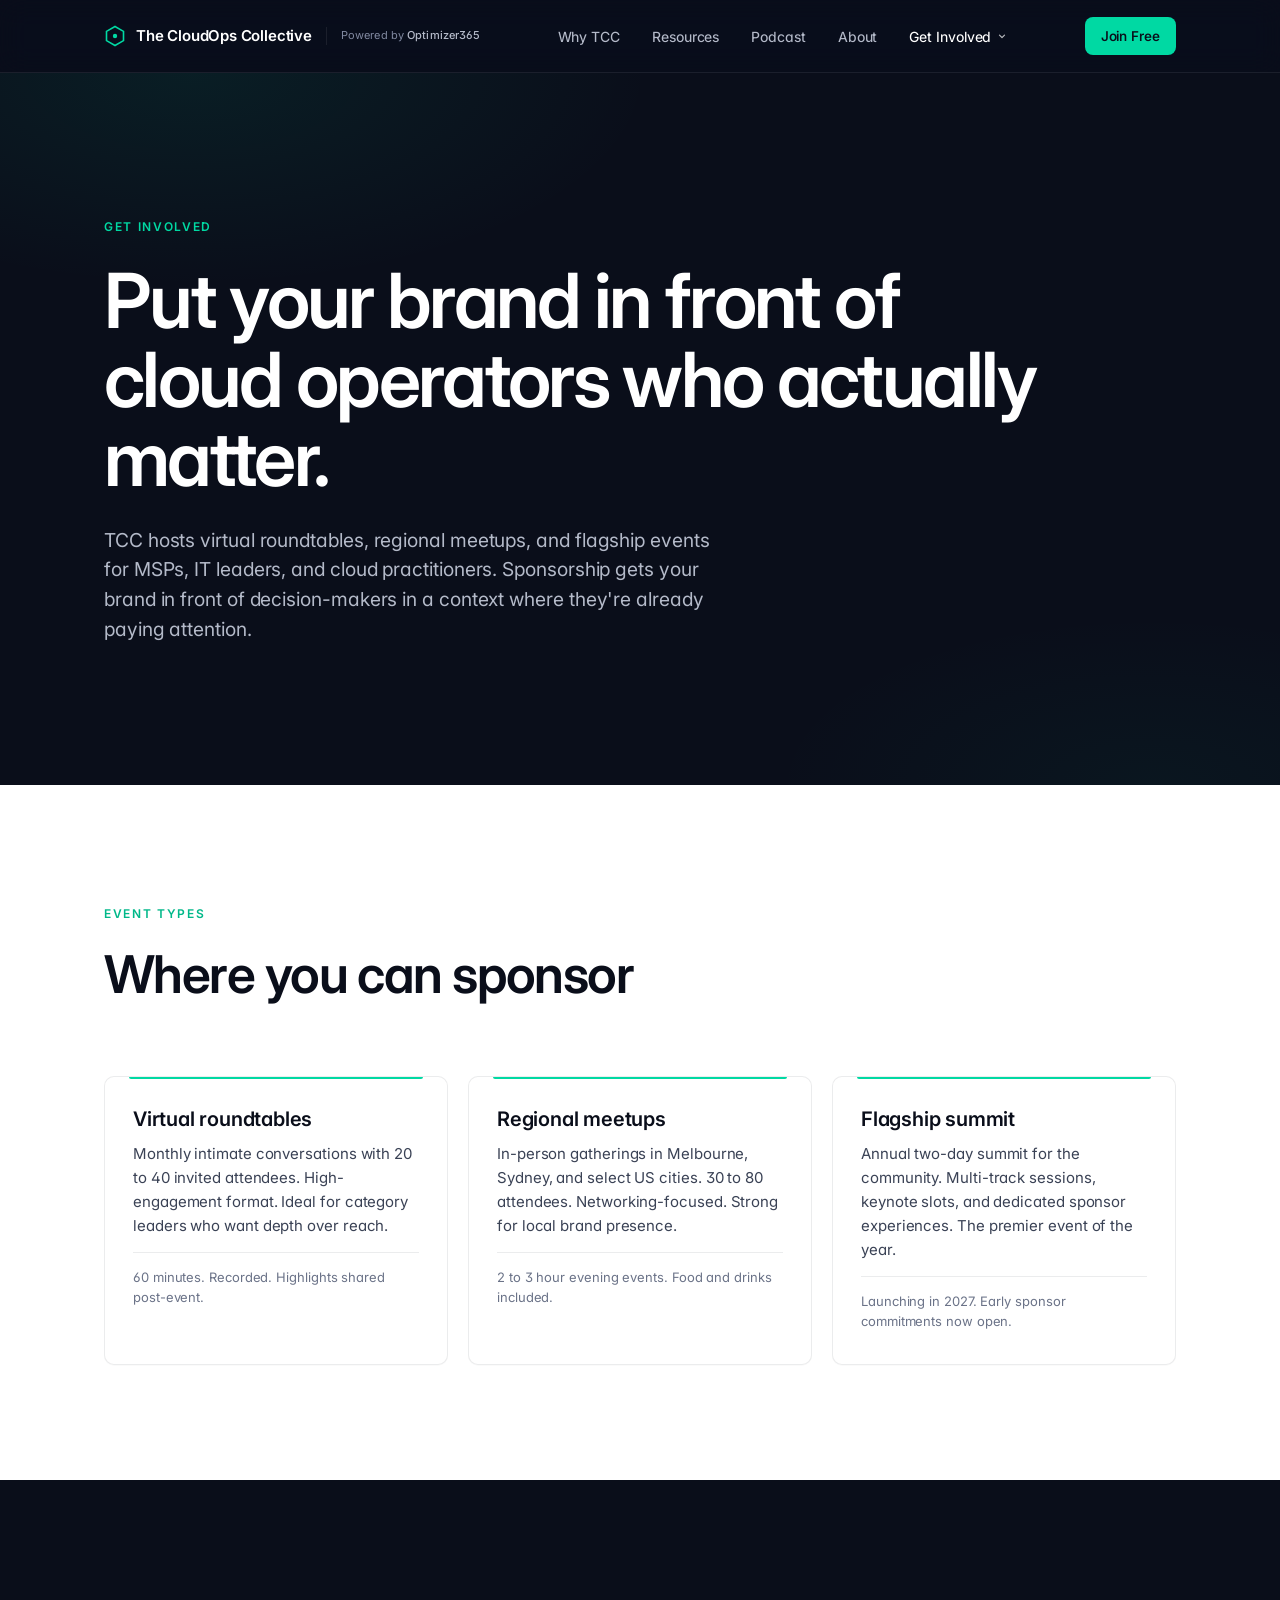
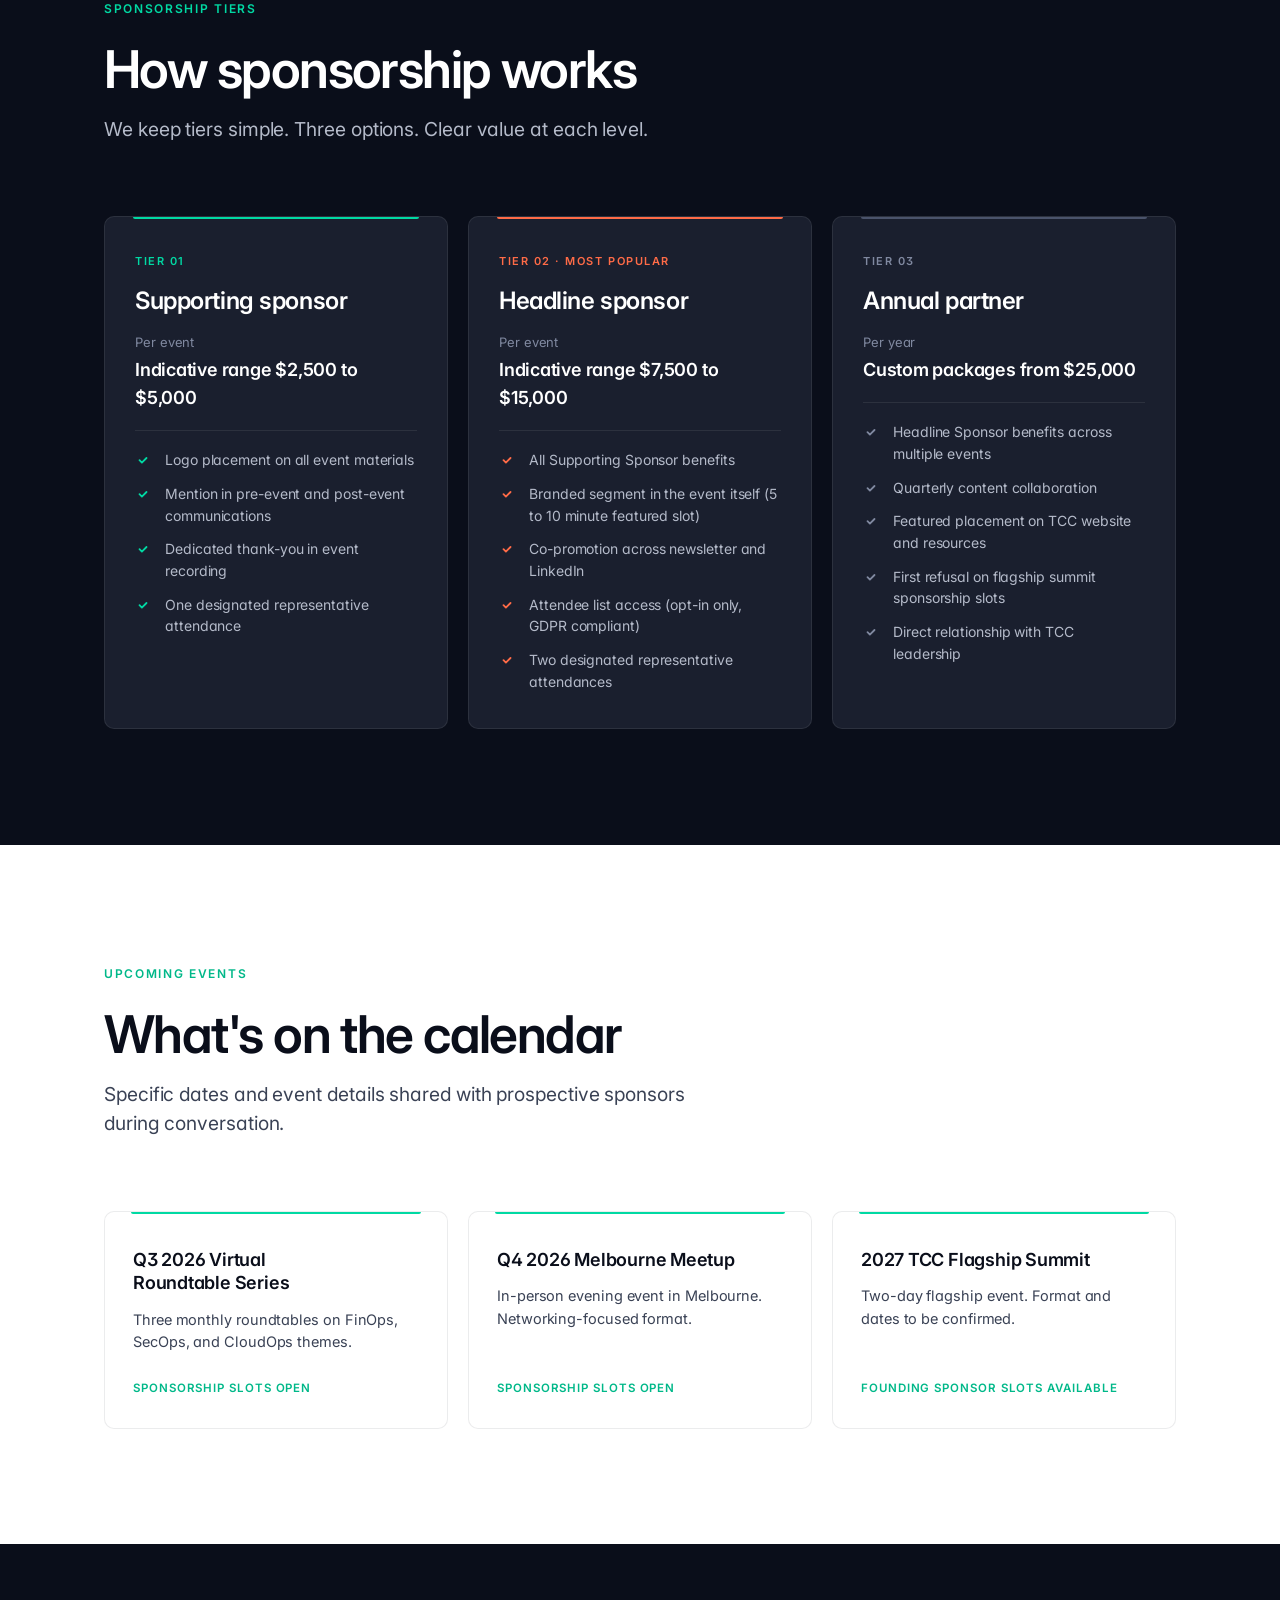
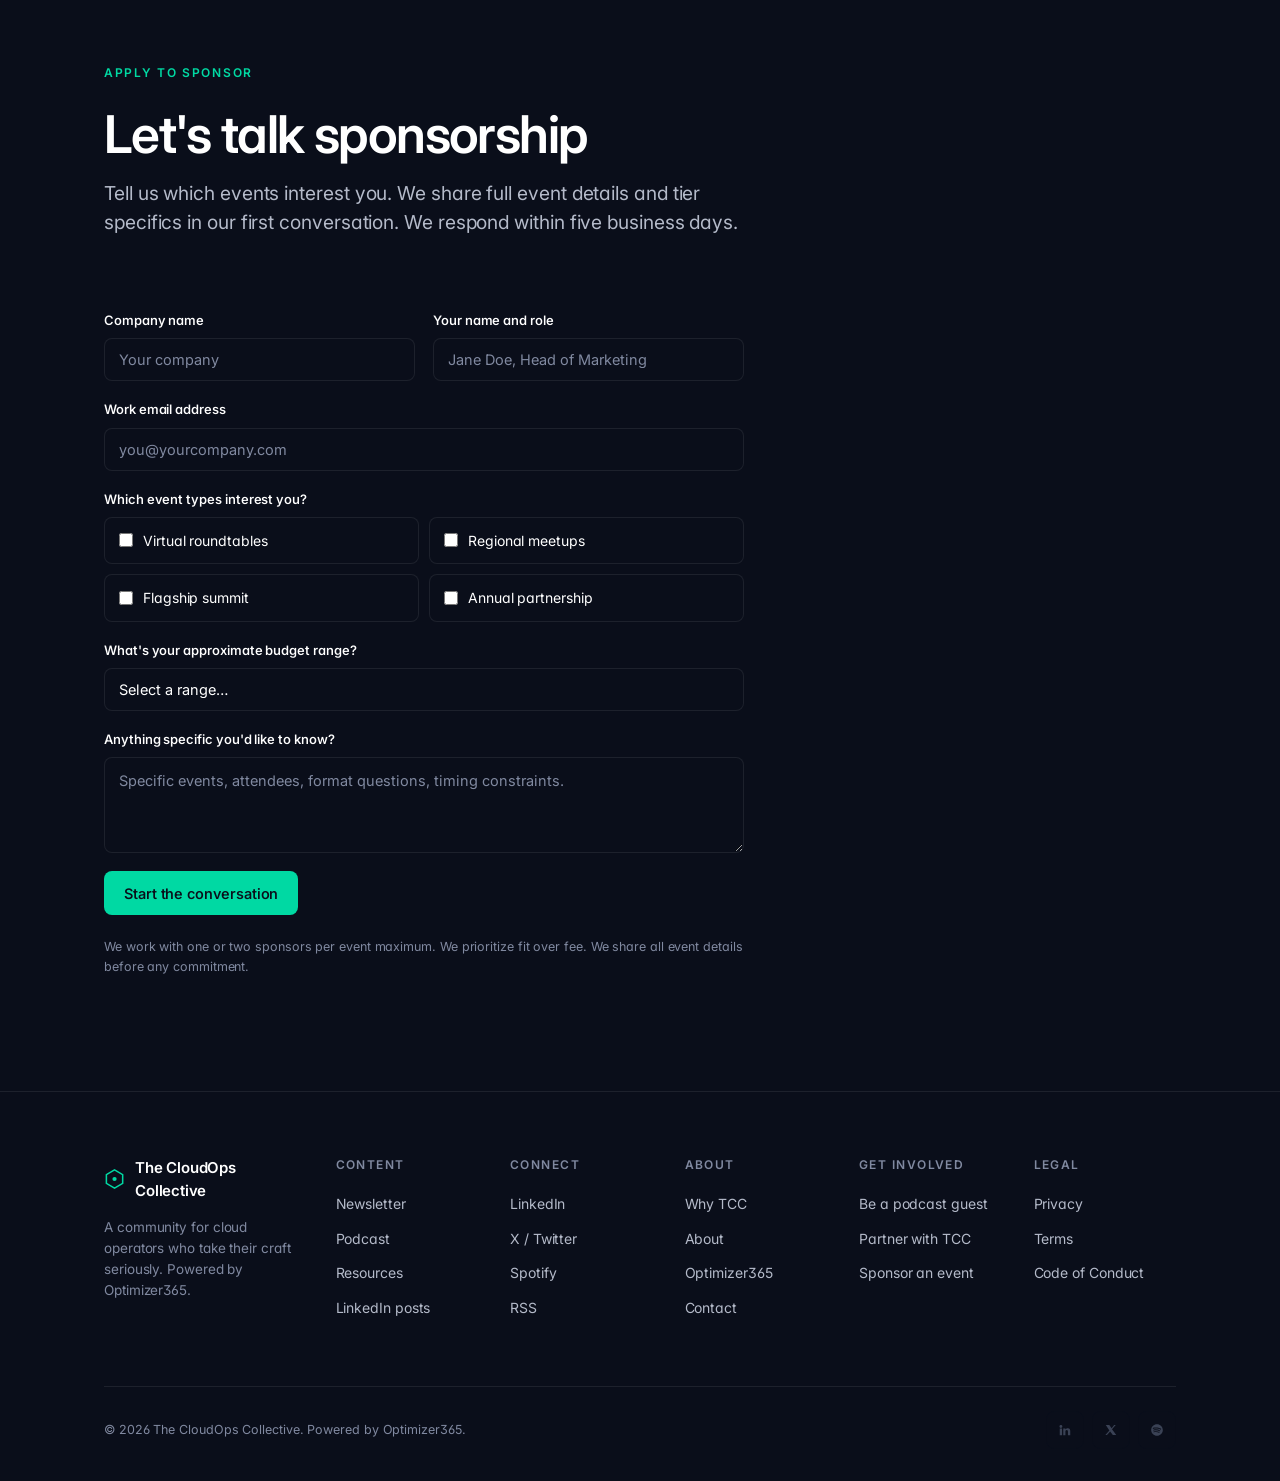
<file: sponsor-event.html>
<!doctype html>
<html lang="en">
<head>
  <meta charset="utf-8" />
  <meta name="viewport" content="width=device-width, initial-scale=1" />
  <title>Sponsor an event — The CloudOps Collective</title>
  <meta name="description" content="Put your brand in front of cloud operators who actually matter. Virtual roundtables, regional meetups, and a flagship summit." />
  <link rel="preconnect" href="https://fonts.googleapis.com" />
  <link rel="preconnect" href="https://fonts.gstatic.com" crossorigin />
  <link href="https://fonts.googleapis.com/css2?family=Inter:wght@400;450;500;550;600;700&display=swap" rel="stylesheet" />
  <link rel="stylesheet" href="styles.css" />
</head>
<body data-screen-label="08 Sponsor Event">

  <header class="nav" role="banner">
    <div class="nav-inner">
      <div class="nav-brand">
        <a class="nav-logo" href="index.html" aria-label="The CloudOps Collective — Home">
          <span class="logo-mark"><svg viewBox="0 0 22 22" aria-hidden="true"><path d="M11 1.5l8.5 4.9v9.2L11 20.5 2.5 15.6V6.4L11 1.5z" fill="none" stroke="#00D9A3" stroke-width="1.6"/><circle cx="11" cy="11" r="2.2" fill="#00D9A3"/></svg></span>
          <span>The CloudOps Collective</span>
        </a>
        <span class="nav-powered">Powered by <b>Optimizer365</b></span>
      </div>
      <nav aria-label="Primary">
        <ul class="nav-links">
          <li><a href="why.html">Why TCC</a></li>
          <li><a href="resources.html">Resources</a></li>
          <li><a href="podcast.html">Podcast</a></li>
          <li><a href="about.html">About</a></li>
          <li class="nav-item-dropdown">
            <a href="#" class="nav-dropdown-trigger active" aria-haspopup="true" aria-expanded="false">Get Involved<svg class="chev" viewBox="0 0 12 12" fill="none" aria-hidden="true"><path d="M3 5l3 3 3-3" stroke="currentColor" stroke-width="1.5" stroke-linecap="round" stroke-linejoin="round"/></svg></a>
            <div class="nav-dropdown" role="menu">
              <a class="nav-dropdown-item" href="podcast-guest.html" role="menuitem">
                <span class="dd-icon"><svg viewBox="0 0 24 24" fill="none" aria-hidden="true"><rect x="9" y="3" width="6" height="12" rx="3" stroke="currentColor" stroke-width="1.6"/><path d="M5 11a7 7 0 0014 0M12 18v3M9 21h6" stroke="currentColor" stroke-width="1.6" stroke-linecap="round"/></svg></span>
                <span class="dd-text"><b>Be a podcast guest</b><em>Share your story on the show</em></span>
              </a>
              <a class="nav-dropdown-item" href="partner.html" role="menuitem">
                <span class="dd-icon"><svg viewBox="0 0 24 24" fill="none" aria-hidden="true"><path d="M3 12l4-4 3 3 4-4 4 4 3-3" stroke="currentColor" stroke-width="1.6" stroke-linecap="round" stroke-linejoin="round"/><path d="M12 11l2 2-2 2-2-2 2-2z" stroke="currentColor" stroke-width="1.6" stroke-linejoin="round"/><path d="M9 16l3 3 3-3" stroke="currentColor" stroke-width="1.6" stroke-linecap="round" stroke-linejoin="round"/></svg></span>
                <span class="dd-text"><b>Partner with TCC</b><em>Collaborate on content and events</em></span>
              </a>
              <a class="nav-dropdown-item" href="sponsor-event.html" role="menuitem">
                <span class="dd-icon"><svg viewBox="0 0 24 24" fill="none" aria-hidden="true"><rect x="4" y="5" width="16" height="15" rx="2" stroke="currentColor" stroke-width="1.6"/><path d="M4 9h16M9 3v4M15 3v4" stroke="currentColor" stroke-width="1.6" stroke-linecap="round"/></svg></span>
                <span class="dd-text"><b>Sponsor an event</b><em>Roundtables, meetups, summit</em></span>
              </a>
            </div>
          </li>
        </ul>
      </nav>
      <div class="nav-cta">
        <a class="btn btn-primary btn-sm" href="index.html#newsletter">Join Free</a>
        <button class="nav-toggle" aria-label="Toggle menu" aria-expanded="false"><span></span></button>
      </div>
    </div>
  </header>

  <section class="hero bg-dark">
    <div class="container hero-inner">
      <span class="eyebrow reveal">Get Involved</span>
      <h1 class="h-hero reveal">Put your brand in front of<br/>cloud operators who actually matter.</h1>
      <p class="lede reveal" style="margin-top:28px;">TCC hosts virtual roundtables, regional meetups, and flagship events for MSPs, IT leaders, and cloud practitioners. Sponsorship gets your brand in front of decision-makers in a context where they're already paying attention.</p>
    </div>
  </section>

  <section class="bg-light">
    <div class="container">
      <div class="section-head reveal">
        <span class="eyebrow" style="color:var(--mint-deep);">Event types</span>
        <h2 class="h-section">Where you can sponsor</h2>
      </div>
      <div class="cards-3">
        <article class="card reveal">
          <h3 class="h-card">Virtual roundtables</h3>
          <p class="card-body">Monthly intimate conversations with 20 to 40 invited attendees. High-engagement format. Ideal for category leaders who want depth over reach.</p>
          <p class="muted-on-light" style="font-size:13px; margin-top:14px; padding-top:14px; border-top:1px solid var(--border-light);">60 minutes. Recorded. Highlights shared post-event.</p>
        </article>
        <article class="card reveal">
          <h3 class="h-card">Regional meetups</h3>
          <p class="card-body">In-person gatherings in Melbourne, Sydney, and select US cities. 30 to 80 attendees. Networking-focused. Strong for local brand presence.</p>
          <p class="muted-on-light" style="font-size:13px; margin-top:14px; padding-top:14px; border-top:1px solid var(--border-light);">2 to 3 hour evening events. Food and drinks included.</p>
        </article>
        <article class="card reveal">
          <h3 class="h-card">Flagship summit</h3>
          <p class="card-body">Annual two-day summit for the community. Multi-track sessions, keynote slots, and dedicated sponsor experiences. The premier event of the year.</p>
          <p class="muted-on-light" style="font-size:13px; margin-top:14px; padding-top:14px; border-top:1px solid var(--border-light);">Launching in 2027. Early sponsor commitments now open.</p>
        </article>
      </div>
    </div>
  </section>

  <section class="bg-dark">
    <div class="container">
      <div class="section-head reveal">
        <span class="eyebrow">Sponsorship tiers</span>
        <h2 class="h-section">How sponsorship works</h2>
        <p class="lede">We keep tiers simple. Three options. Clear value at each level.</p>
      </div>
      <div class="tiers">
        <article class="tier mint reveal">
          <span class="tier-eyebrow">Tier 01</span>
          <h3>Supporting sponsor</h3>
          <div class="tier-price">Per event<b>Indicative range $2,500 to $5,000</b></div>
          <ul class="tier-list">
            <li><span class="ck"><svg viewBox="0 0 12 12" fill="none"><path d="M2.5 6.2l2.4 2.4L9.5 4" stroke="currentColor" stroke-width="1.8" stroke-linecap="round" stroke-linejoin="round"/></svg></span>Logo placement on all event materials</li>
            <li><span class="ck"><svg viewBox="0 0 12 12" fill="none"><path d="M2.5 6.2l2.4 2.4L9.5 4" stroke="currentColor" stroke-width="1.8" stroke-linecap="round" stroke-linejoin="round"/></svg></span>Mention in pre-event and post-event communications</li>
            <li><span class="ck"><svg viewBox="0 0 12 12" fill="none"><path d="M2.5 6.2l2.4 2.4L9.5 4" stroke="currentColor" stroke-width="1.8" stroke-linecap="round" stroke-linejoin="round"/></svg></span>Dedicated thank-you in event recording</li>
            <li><span class="ck"><svg viewBox="0 0 12 12" fill="none"><path d="M2.5 6.2l2.4 2.4L9.5 4" stroke="currentColor" stroke-width="1.8" stroke-linecap="round" stroke-linejoin="round"/></svg></span>One designated representative attendance</li>
          </ul>
        </article>
        <article class="tier orange reveal">
          <span class="tier-eyebrow">Tier 02 · Most popular</span>
          <h3>Headline sponsor</h3>
          <div class="tier-price">Per event<b>Indicative range $7,500 to $15,000</b></div>
          <ul class="tier-list">
            <li><span class="ck"><svg viewBox="0 0 12 12" fill="none"><path d="M2.5 6.2l2.4 2.4L9.5 4" stroke="currentColor" stroke-width="1.8" stroke-linecap="round" stroke-linejoin="round"/></svg></span>All Supporting Sponsor benefits</li>
            <li><span class="ck"><svg viewBox="0 0 12 12" fill="none"><path d="M2.5 6.2l2.4 2.4L9.5 4" stroke="currentColor" stroke-width="1.8" stroke-linecap="round" stroke-linejoin="round"/></svg></span>Branded segment in the event itself (5 to 10 minute featured slot)</li>
            <li><span class="ck"><svg viewBox="0 0 12 12" fill="none"><path d="M2.5 6.2l2.4 2.4L9.5 4" stroke="currentColor" stroke-width="1.8" stroke-linecap="round" stroke-linejoin="round"/></svg></span>Co-promotion across newsletter and LinkedIn</li>
            <li><span class="ck"><svg viewBox="0 0 12 12" fill="none"><path d="M2.5 6.2l2.4 2.4L9.5 4" stroke="currentColor" stroke-width="1.8" stroke-linecap="round" stroke-linejoin="round"/></svg></span>Attendee list access (opt-in only, GDPR compliant)</li>
            <li><span class="ck"><svg viewBox="0 0 12 12" fill="none"><path d="M2.5 6.2l2.4 2.4L9.5 4" stroke="currentColor" stroke-width="1.8" stroke-linecap="round" stroke-linejoin="round"/></svg></span>Two designated representative attendances</li>
          </ul>
        </article>
        <article class="tier gray reveal">
          <span class="tier-eyebrow">Tier 03</span>
          <h3>Annual partner</h3>
          <div class="tier-price">Per year<b>Custom packages from $25,000</b></div>
          <ul class="tier-list">
            <li><span class="ck"><svg viewBox="0 0 12 12" fill="none"><path d="M2.5 6.2l2.4 2.4L9.5 4" stroke="currentColor" stroke-width="1.8" stroke-linecap="round" stroke-linejoin="round"/></svg></span>Headline Sponsor benefits across multiple events</li>
            <li><span class="ck"><svg viewBox="0 0 12 12" fill="none"><path d="M2.5 6.2l2.4 2.4L9.5 4" stroke="currentColor" stroke-width="1.8" stroke-linecap="round" stroke-linejoin="round"/></svg></span>Quarterly content collaboration</li>
            <li><span class="ck"><svg viewBox="0 0 12 12" fill="none"><path d="M2.5 6.2l2.4 2.4L9.5 4" stroke="currentColor" stroke-width="1.8" stroke-linecap="round" stroke-linejoin="round"/></svg></span>Featured placement on TCC website and resources</li>
            <li><span class="ck"><svg viewBox="0 0 12 12" fill="none"><path d="M2.5 6.2l2.4 2.4L9.5 4" stroke="currentColor" stroke-width="1.8" stroke-linecap="round" stroke-linejoin="round"/></svg></span>First refusal on flagship summit sponsorship slots</li>
            <li><span class="ck"><svg viewBox="0 0 12 12" fill="none"><path d="M2.5 6.2l2.4 2.4L9.5 4" stroke="currentColor" stroke-width="1.8" stroke-linecap="round" stroke-linejoin="round"/></svg></span>Direct relationship with TCC leadership</li>
          </ul>
        </article>
      </div>
    </div>
  </section>

  <section class="bg-light">
    <div class="container">
      <div class="section-head reveal">
        <span class="eyebrow" style="color:var(--mint-deep);">Upcoming events</span>
        <h2 class="h-section">What's on the calendar</h2>
        <p class="lede">Specific dates and event details shared with prospective sponsors during conversation.</p>
      </div>
      <div class="events">
        <article class="event-card reveal">
          <h3>Q3 2026 Virtual Roundtable Series</h3>
          <p>Three monthly roundtables on FinOps, SecOps, and CloudOps themes.</p>
          <span class="tag-soft">Sponsorship slots open</span>
        </article>
        <article class="event-card reveal">
          <h3>Q4 2026 Melbourne Meetup</h3>
          <p>In-person evening event in Melbourne. Networking-focused format.</p>
          <span class="tag-soft">Sponsorship slots open</span>
        </article>
        <article class="event-card reveal">
          <h3>2027 TCC Flagship Summit</h3>
          <p>Two-day flagship event. Format and dates to be confirmed.</p>
          <span class="tag-soft">Founding sponsor slots available</span>
        </article>
      </div>
    </div>
  </section>

  <section class="bg-dark" id="apply">
    <div class="container">
      <div class="section-head reveal">
        <span class="eyebrow">Apply to sponsor</span>
        <h2 class="h-section">Let's talk sponsorship</h2>
        <p class="lede">Tell us which events interest you. We share full event details and tier specifics in our first conversation. We respond within five business days.</p>
      </div>
      <form class="form reveal" data-prototype-form novalidate>
        <div class="form-row">
          <div class="field">
            <label class="field-label" for="s-company">Company name</label>
            <input id="s-company" class="field-input" type="text" required placeholder="Your company" />
          </div>
          <div class="field">
            <label class="field-label" for="s-name">Your name and role</label>
            <input id="s-name" class="field-input" type="text" required placeholder="Jane Doe, Head of Marketing" />
          </div>
        </div>
        <div class="field">
          <label class="field-label" for="s-email">Work email address</label>
          <input id="s-email" class="field-input" type="email" required placeholder="you@yourcompany.com" />
        </div>
        <div class="field">
          <span class="field-label">Which event types interest you?</span>
          <div class="field-checkboxes">
            <label class="check"><input type="checkbox" name="event-types" value="Virtual roundtables"/> Virtual roundtables</label>
            <label class="check"><input type="checkbox" name="event-types" value="Regional meetups"/> Regional meetups</label>
            <label class="check"><input type="checkbox" name="event-types" value="Flagship summit"/> Flagship summit</label>
            <label class="check"><input type="checkbox" name="event-types" value="Annual partnership"/> Annual partnership</label>
          </div>
        </div>
        <div class="field">
          <label class="field-label" for="s-budget">What's your approximate budget range?</label>
          <select id="s-budget" class="field-select" required>
            <option value="">Select a range…</option>
            <option>Under $5K per event</option>
            <option>$5K to $15K per event</option>
            <option>$15K to $50K annually</option>
            <option>Over $50K annually</option>
            <option>Let's discuss</option>
          </select>
        </div>
        <div class="field">
          <label class="field-label" for="s-questions">Anything specific you'd like to know?</label>
          <textarea id="s-questions" class="field-textarea" rows="3" placeholder="Specific events, attendees, format questions, timing constraints."></textarea>
        </div>
        <div>
          <button type="submit" class="btn btn-primary">Start the conversation</button>
        </div>
        <p class="field-hint">We work with one or two sponsors per event maximum. We prioritize fit over fee. We share all event details before any commitment.</p>
        <div class="form-toast">Thanks — we've got your details. Expect a reply within five business days.</div>
      </form>
    </div>
  </section>

  <footer class="footer">
    <div class="container">
      <div class="footer-grid">
        <div class="footer-brand">
          <a class="nav-logo" href="index.html">
            <span class="logo-mark"><svg viewBox="0 0 22 22" aria-hidden="true"><path d="M11 1.5l8.5 4.9v9.2L11 20.5 2.5 15.6V6.4L11 1.5z" fill="none" stroke="#00D9A3" stroke-width="1.6"/><circle cx="11" cy="11" r="2.2" fill="#00D9A3"/></svg></span>
            <span>The CloudOps Collective</span>
          </a>
          <p class="footer-tag">A community for cloud operators who take their craft seriously. Powered by Optimizer365.</p>
        </div>
        <div class="footer-col"><h5>Content</h5><ul><li><a href="index.html#newsletter">Newsletter</a></li><li><a href="podcast.html">Podcast</a></li><li><a href="resources.html">Resources</a></li><li><a href="https://www.linkedin.com/company/the-cloudops-collective" target="_blank" rel="noopener">LinkedIn posts</a></li></ul></div>
        <div class="footer-col"><h5>Connect</h5><ul><li><a href="#">LinkedIn</a></li><li><a href="#">X / Twitter</a></li><li><a href="#">Spotify</a></li><li><a href="#">RSS</a></li></ul></div>
        <div class="footer-col"><h5>About</h5><ul><li><a href="why.html">Why TCC</a></li><li><a href="about.html">About</a></li><li><a href="#">Optimizer365</a></li><li><a href="mailto:hello@thecloudopscollective.com">Contact</a></li></ul></div>
        <div class="footer-col"><h5>Get Involved</h5><ul><li><a href="podcast-guest.html">Be a podcast guest</a></li><li><a href="partner.html">Partner with TCC</a></li><li><a href="sponsor-event.html">Sponsor an event</a></li></ul></div>
        <div class="footer-col"><h5>Legal</h5><ul><li><a href="legal.html#privacy">Privacy</a></li><li><a href="legal.html#terms">Terms</a></li><li><a href="legal.html#code-of-conduct">Code of Conduct</a></li></ul></div>
      </div>
      <div class="footer-bottom">
        <small>© 2026 The CloudOps Collective. Powered by Optimizer365.</small>
        <div class="footer-socials">
          <a class="social-link" href="#" aria-label="LinkedIn"><svg width="14" height="14" viewBox="0 0 24 24" fill="currentColor" aria-hidden="true"><path d="M4.98 3.5a2.5 2.5 0 11.02 5.001A2.5 2.5 0 014.98 3.5zM3 9.5h4V21H3V9.5zm6 0h3.83v1.57h.05c.53-1 1.84-2.07 3.78-2.07C20.7 9 21 11.45 21 14.27V21h-4v-5.96c0-1.42-.03-3.25-1.98-3.25-1.98 0-2.29 1.55-2.29 3.15V21H9V9.5z"/></svg></a>
          <a class="social-link" href="#" aria-label="X"><svg width="12" height="12" viewBox="0 0 24 24" fill="currentColor" aria-hidden="true"><path d="M18.244 2H21.5l-7.5 8.57L22.5 22h-6.84l-5.36-7.02L4 22H.74l8.04-9.18L1.5 2h7.02l4.85 6.41L18.244 2z"/></svg></a>
          <a class="social-link" href="#" aria-label="Spotify"><svg width="14" height="14" viewBox="0 0 24 24" fill="currentColor" aria-hidden="true"><path d="M12 2C6.5 2 2 6.5 2 12s4.5 10 10 10 10-4.5 10-10S17.5 2 12 2zm4.3 14.4a.6.6 0 01-.85.22c-2.33-1.42-5.26-1.74-8.72-.95a.62.62 0 11-.27-1.2c3.78-.86 7.03-.49 9.62 1.08.3.18.4.55.22.85zm1.15-2.55a.78.78 0 01-1.07.27c-2.67-1.64-6.74-2.12-9.9-1.16a.78.78 0 11-.45-1.49c3.6-1.1 8.09-.56 11.15 1.32.37.22.49.7.27 1.06zm.1-2.66c-3.2-1.9-8.49-2.07-11.55-1.14a.94.94 0 11-.55-1.8c3.5-1.06 9.34-.85 13.02 1.33a.94.94 0 11-.93 1.61z"/></svg></a>
        </div>
      </div>
    </div>
  </footer>

  <script src="site.js"></script>
</body>
</html>
</file>
<file: styles.css>
/* The CloudOps Collective — shared styles */

* {
  box-sizing: border-box;
  margin: 0;
  padding: 0;
}

:root {
  --dark-1: #0A0E1A;
  --dark-2: #1A1F2E;
  --dark-3: #242A3C;
  --light-1: #FFFFFF;
  --light-2: #F7F8FA;
  --light-3: #ECEEF2;

  --text-on-dark: #FFFFFF;
  --text-on-dark-2: #B4BAC9;
  --text-on-dark-3: #8089A0;

  --text-on-light: #0A0E1A;
  --text-on-light-2: #3A4255;
  --text-on-light-3: #6B7388;

  --mint: #00D9A3;
  --mint-deep: #00B889;
  --orange: #FF6B47;

  --border-dark: rgba(255, 255, 255, 0.08);
  --border-light: rgba(10, 14, 26, 0.08);

  --radius: 6px;
  --radius-lg: 10px;

  --max-w: 1200px;
  --pad-x: clamp(20px, 5vw, 64px);

  --font: "Inter", "DM Sans", "Helvetica Neue", Helvetica, Arial, sans-serif;
}

html {
  scroll-behavior: smooth;
  -webkit-text-size-adjust: 100%;
}

body {
  font-family: var(--font);
  font-feature-settings: "ss01", "cv11";
  background: var(--dark-1);
  color: var(--text-on-dark);
  line-height: 1.55;
  font-size: 16px;
  -webkit-font-smoothing: antialiased;
  -moz-osx-font-smoothing: grayscale;
  letter-spacing: -0.005em;
}

a {
  color: inherit;
  text-decoration: none;
}

button {
  font-family: inherit;
  border: none;
  background: none;
  cursor: pointer;
  color: inherit;
}

input {
  font-family: inherit;
  font-size: inherit;
}

img {
  max-width: 100%;
  display: block;
}

/* ===== Layout ===== */

.container {
  max-width: var(--max-w);
  margin: 0 auto;
  padding: 0 var(--pad-x);
}

section {
  padding: clamp(64px, 9vw, 120px) 0;
  position: relative;
}

.bg-dark {
  background: var(--dark-1);
  color: var(--text-on-dark);
}

.bg-dark-2 {
  background: var(--dark-2);
  color: var(--text-on-dark);
}

.bg-light {
  background: var(--light-1);
  color: var(--text-on-light);
}

.bg-soft {
  background: var(--light-2);
  color: var(--text-on-light);
}

/* ===== Typography ===== */

.eyebrow {
  font-size: 12px;
  font-weight: 600;
  letter-spacing: 0.14em;
  text-transform: uppercase;
  color: var(--mint);
  margin-bottom: 24px;
  display: inline-block;
}

h1, h2, h3, h4 {
  font-weight: 600;
  letter-spacing: -0.025em;
  line-height: 1.08;
  text-wrap: balance;
}

.h-hero {
  font-size: clamp(40px, 6.4vw, 76px);
  font-weight: 600;
  letter-spacing: -0.035em;
  line-height: 1.04;
}

.h-section {
  font-size: clamp(32px, 4.4vw, 52px);
  font-weight: 600;
  letter-spacing: -0.03em;
  line-height: 1.08;
  margin-bottom: 16px;
}

.h-card {
  font-size: 20px;
  font-weight: 600;
  letter-spacing: -0.01em;
  margin-bottom: 12px;
}

.lede {
  font-size: clamp(17px, 1.5vw, 20px);
  line-height: 1.55;
  color: var(--text-on-dark-2);
  max-width: 640px;
  font-weight: 400;
  text-wrap: pretty;
}

.bg-light .lede,
.bg-soft .lede {
  color: var(--text-on-light-2);
}

.muted-on-dark { color: var(--text-on-dark-3); }
.muted-on-light { color: var(--text-on-light-3); }

/* ===== Navigation ===== */

.nav {
  position: sticky;
  top: 0;
  z-index: 50;
  background: rgba(10, 14, 26, 0.78);
  backdrop-filter: saturate(160%) blur(14px);
  -webkit-backdrop-filter: saturate(160%) blur(14px);
  border-bottom: 1px solid var(--border-dark);
}

.nav-inner {
  display: flex;
  align-items: center;
  justify-content: space-between;
  gap: 24px;
  height: 72px;
  max-width: var(--max-w);
  margin: 0 auto;
  padding: 0 var(--pad-x);
}

.nav-brand {
  display: flex;
  align-items: center;
  gap: 14px;
  flex-shrink: 0;
}

.nav-logo {
  display: flex;
  align-items: center;
  gap: 10px;
  font-weight: 600;
  font-size: 15px;
  letter-spacing: -0.012em;
  color: var(--text-on-dark);
}

.logo-mark {
  width: 22px;
  height: 22px;
  display: inline-flex;
  align-items: center;
  justify-content: center;
  position: relative;
}

.logo-mark svg {
  width: 100%;
  height: 100%;
  display: block;
}

.nav-powered {
  font-size: 11px;
  color: var(--text-on-dark-3);
  letter-spacing: 0.01em;
  padding-left: 14px;
  border-left: 1px solid var(--border-dark);
  white-space: nowrap;
}

.nav-powered b {
  color: var(--text-on-dark-2);
  font-weight: 500;
}

.nav-links {
  display: flex;
  align-items: center;
  gap: 32px;
  list-style: none;
}

.nav-links a {
  font-size: 14px;
  color: var(--text-on-dark-2);
  font-weight: 450;
  transition: color 0.15s ease;
}

.nav-links a:hover {
  color: var(--text-on-dark);
}

.nav-links a.active {
  color: var(--text-on-dark);
}

.nav-cta {
  display: flex;
  align-items: center;
  gap: 12px;
}

.nav-toggle {
  display: none;
  width: 40px;
  height: 40px;
  align-items: center;
  justify-content: center;
  border-radius: 6px;
  border: 1px solid var(--border-dark);
}

.nav-toggle span {
  display: block;
  width: 18px;
  height: 1.5px;
  background: var(--text-on-dark);
  position: relative;
}

.nav-toggle span::before,
.nav-toggle span::after {
  content: "";
  position: absolute;
  left: 0;
  width: 18px;
  height: 1.5px;
  background: var(--text-on-dark);
  transition: transform 0.2s ease, top 0.2s ease;
}

.nav-toggle span::before { top: -6px; }
.nav-toggle span::after  { top: 6px; }

.nav.is-open .nav-toggle span { background: transparent; }
.nav.is-open .nav-toggle span::before { top: 0; transform: rotate(45deg); }
.nav.is-open .nav-toggle span::after  { top: 0; transform: rotate(-45deg); }

@media (max-width: 900px) {
  .nav-powered { display: none; }
  .nav-links {
    position: fixed;
    inset: 72px 0 auto 0;
    flex-direction: column;
    align-items: stretch;
    background: var(--dark-1);
    border-bottom: 1px solid var(--border-dark);
    padding: 16px var(--pad-x) 24px;
    gap: 0;
    transform: translateY(-110%);
    transition: transform 0.25s ease;
    z-index: 49;
  }
  .nav-links a {
    padding: 14px 0;
    border-bottom: 1px solid var(--border-dark);
    font-size: 16px;
  }
  .nav.is-open .nav-links { transform: translateY(0); }
  .nav-toggle { display: inline-flex; }
  .nav-cta .btn-secondary { display: none; }
}

/* ===== Nav dropdown ===== */

.nav-item-dropdown {
  position: relative;
}

.nav-dropdown-trigger {
  display: inline-flex !important;
  align-items: center;
  gap: 6px;
  cursor: pointer;
}

.nav-dropdown-trigger .chev {
  width: 10px;
  height: 10px;
  transition: transform 0.2s ease;
  opacity: 0.7;
}

.nav-item-dropdown:hover .chev,
.nav-item-dropdown.is-open .chev {
  transform: rotate(180deg);
}

/* Invisible bridge so cursor can cross gap without losing hover */
.nav-item-dropdown::after {
  content: "";
  position: absolute;
  top: 100%;
  left: 0;
  right: 0;
  height: 16px;
}

.nav-dropdown {
  position: absolute;
  top: calc(100% + 14px);
  left: 50%;
  transform: translateX(-50%) translateY(-6px);
  min-width: 340px;
  background: var(--light-1);
  border-radius: 12px;
  border: 1px solid var(--border-light);
  box-shadow: 0 24px 60px -20px rgba(10, 14, 26, 0.35), 0 4px 12px -4px rgba(10, 14, 26, 0.12);
  padding: 10px;
  opacity: 0;
  visibility: hidden;
  pointer-events: none;
  transition: opacity 0.18s ease, transform 0.18s ease, visibility 0.18s;
  z-index: 60;
}

.nav-item-dropdown:hover .nav-dropdown,
.nav-item-dropdown:focus-within .nav-dropdown,
.nav-item-dropdown.is-open .nav-dropdown {
  opacity: 1;
  visibility: visible;
  pointer-events: auto;
  transform: translateX(-50%) translateY(0);
}

.nav-dropdown-item {
  display: grid !important;
  grid-template-columns: 36px 1fr !important;
  gap: 12px !important;
  padding: 12px 14px !important;
  border-radius: 8px;
  align-items: center;
  transition: background 0.15s ease;
  border: none !important;
  font-size: 14px !important;
}

.nav-dropdown-item:hover { background: var(--light-2); }

.dd-icon {
  width: 36px;
  height: 36px;
  border-radius: 8px;
  background: var(--light-2);
  border: 1px solid var(--border-light);
  display: flex;
  align-items: center;
  justify-content: center;
  color: var(--text-on-light);
}

.dd-icon svg { width: 18px; height: 18px; }

.dd-text {
  display: flex;
  flex-direction: column;
  gap: 2px;
  min-width: 0;
}

.dd-text b {
  font-size: 14.5px;
  font-weight: 550;
  color: var(--text-on-light);
  letter-spacing: -0.005em;
}

.dd-text em {
  font-style: normal;
  font-size: 12.5px;
  color: var(--text-on-light-3);
  font-weight: 400;
}

@media (max-width: 900px) {
  .nav-item-dropdown::after { display: none; }
  .nav-dropdown {
    position: static;
    transform: none;
    opacity: 1;
    visibility: visible;
    pointer-events: auto;
    min-width: 0;
    background: transparent;
    border: none;
    box-shadow: none;
    padding: 0;
    display: none;
    margin-bottom: 10px;
  }
  .nav-item-dropdown.is-open .nav-dropdown { display: block; }
  .nav-item-dropdown:hover .nav-dropdown:not(.is-open) { display: none; }
  .nav-dropdown-item {
    padding: 12px 0 !important;
    border-bottom: 1px dashed var(--border-dark) !important;
  }
  .nav-dropdown-item:hover { background: transparent; }
  .dd-icon {
    background: rgba(255,255,255,0.04);
    border-color: var(--border-dark);
    color: var(--text-on-dark);
  }
  .dd-text b { color: var(--text-on-dark); }
  .dd-text em { color: var(--text-on-dark-3); }
  .nav-dropdown-trigger { width: 100%; justify-content: space-between; }
}

/* ===== Forms ===== */

.form {
  display: flex;
  flex-direction: column;
  gap: 18px;
  max-width: 640px;
}

.form-row {
  display: grid;
  grid-template-columns: 1fr 1fr;
  gap: 18px;
}

@media (max-width: 640px) {
  .form-row { grid-template-columns: 1fr; }
}

.field {
  display: flex;
  flex-direction: column;
  gap: 8px;
}

.field-label {
  font-size: 13px;
  font-weight: 550;
  letter-spacing: -0.005em;
  color: var(--text-on-light);
}

.bg-dark .field-label,
.bg-dark-2 .field-label { color: var(--text-on-dark); }

.field-input,
.field-textarea,
.field-select {
  width: 100%;
  background: var(--light-1);
  border: 1px solid var(--border-light);
  border-radius: 8px;
  padding: 12px 14px;
  font-size: 14.5px;
  color: var(--text-on-light);
  font-family: inherit;
  outline: none;
  transition: border-color 0.15s ease, box-shadow 0.15s ease, background 0.15s ease;
  resize: vertical;
}

.field-input::placeholder,
.field-textarea::placeholder {
  color: var(--text-on-light-3);
}

.field-input:focus,
.field-textarea:focus,
.field-select:focus {
  border-color: rgba(0, 217, 163, 0.55);
  box-shadow: 0 0 0 3px rgba(0, 217, 163, 0.14);
}

.field-textarea { line-height: 1.5; min-height: 96px; }

.field-select {
  appearance: none;
  -webkit-appearance: none;
  background-image: url("data:image/svg+xml;utf8,<svg xmlns='http://www.w3.org/2000/svg' viewBox='0 0 12 12' fill='none'><path d='M3 5l3 3 3-3' stroke='%236B7388' stroke-width='1.5' stroke-linecap='round' stroke-linejoin='round'/></svg>");
  background-repeat: no-repeat;
  background-position: right 14px center;
  background-size: 12px 12px;
  padding-right: 38px;
  cursor: pointer;
}

.bg-dark .field-input,
.bg-dark .field-textarea,
.bg-dark .field-select,
.bg-dark-2 .field-input,
.bg-dark-2 .field-textarea,
.bg-dark-2 .field-select {
  background: var(--dark-1);
  border-color: var(--border-dark);
  color: var(--text-on-dark);
}

.bg-dark .field-input::placeholder,
.bg-dark .field-textarea::placeholder,
.bg-dark-2 .field-input::placeholder,
.bg-dark-2 .field-textarea::placeholder { color: var(--text-on-dark-3); }

.field-hint {
  font-size: 12.5px;
  color: var(--text-on-light-3);
  margin-top: 4px;
}

.bg-dark .field-hint,
.bg-dark-2 .field-hint { color: var(--text-on-dark-3); }

.field-checkboxes {
  display: grid;
  grid-template-columns: repeat(2, 1fr);
  gap: 10px;
}

@media (max-width: 560px) {
  .field-checkboxes { grid-template-columns: 1fr; }
}

.check {
  display: flex;
  align-items: center;
  gap: 10px;
  padding: 12px 14px;
  background: var(--light-1);
  border: 1px solid var(--border-light);
  border-radius: 8px;
  font-size: 14px;
  color: var(--text-on-light);
  cursor: pointer;
  transition: border-color 0.15s ease, background 0.15s ease;
}

.check input { accent-color: var(--mint-deep); width: 14px; height: 14px; cursor: pointer; }
.check:hover { border-color: rgba(0, 217, 163, 0.4); }
.check:has(input:checked) { border-color: rgba(0, 217, 163, 0.6); background: rgba(0, 217, 163, 0.04); }

.bg-dark .check,
.bg-dark-2 .check {
  background: var(--dark-1);
  border-color: var(--border-dark);
  color: var(--text-on-dark);
}

.bg-dark .check:has(input:checked),
.bg-dark-2 .check:has(input:checked) {
  background: rgba(0, 217, 163, 0.08);
  border-color: rgba(0, 217, 163, 0.5);
}

.form-toast {
  margin-top: 18px;
  padding: 14px 16px;
  border-radius: 8px;
  background: rgba(0, 217, 163, 0.1);
  border: 1px solid rgba(0, 217, 163, 0.3);
  color: var(--mint-deep);
  font-size: 14px;
  font-weight: 500;
  display: none;
}

.bg-dark .form-toast,
.bg-dark-2 .form-toast { color: var(--mint); }

.form-toast.show { display: block; }

/* ===== Process steps (numbered, 2x2) ===== */

.steps {
  display: grid;
  grid-template-columns: repeat(2, 1fr);
  gap: 28px;
  max-width: 940px;
}

@media (max-width: 760px) {
  .steps { grid-template-columns: 1fr; }
}

.step {
  display: grid;
  grid-template-columns: 64px 1fr;
  gap: 20px;
  padding: 24px 0 0;
  border-top: 1px solid var(--border-dark);
}

.bg-light .step,
.bg-soft .step { border-top-color: var(--border-light); }

.step .n {
  font-size: 28px;
  font-weight: 600;
  color: var(--mint);
  letter-spacing: -0.01em;
  font-variant-numeric: tabular-nums;
  line-height: 1;
  padding-top: 2px;
}

.step h4 {
  font-size: 18px;
  font-weight: 600;
  letter-spacing: -0.012em;
  margin-bottom: 8px;
  color: inherit;
}

.step p {
  font-size: 15px;
  line-height: 1.55;
  color: var(--text-on-dark-2);
}

.bg-light .step p,
.bg-soft .step p { color: var(--text-on-light-2); }

/* ===== Partner cards (horizontal) ===== */

.partner-list {
  display: grid;
  grid-template-columns: 1fr;
  gap: 16px;
}

.partner-row {
  background: var(--light-1);
  border: 1px solid var(--border-light);
  border-left: 3px solid var(--mint);
  border-radius: var(--radius-lg);
  padding: 28px 32px;
  display: grid;
  grid-template-columns: 220px 1fr;
  gap: 32px;
  align-items: start;
  transition: transform 0.2s ease, box-shadow 0.25s ease;
}

@media (max-width: 720px) {
  .partner-row { grid-template-columns: 1fr; gap: 12px; padding: 24px 22px; }
}

.partner-row:hover {
  transform: translateY(-2px);
  box-shadow: 0 16px 36px -20px rgba(10, 14, 26, 0.18);
}

.partner-row h3 {
  font-size: 19px;
  font-weight: 600;
  letter-spacing: -0.012em;
  color: var(--text-on-light);
  line-height: 1.3;
}

.partner-row p {
  font-size: 15px;
  line-height: 1.6;
  color: var(--text-on-light-2);
}

/* ===== Criteria list ===== */

.criteria {
  display: grid;
  grid-template-columns: 1fr;
  gap: 14px;
  max-width: 760px;
}

.criteria li {
  list-style: none;
  display: grid;
  grid-template-columns: 24px 1fr;
  gap: 14px;
  align-items: center;
  padding: 18px 22px;
  background: var(--light-1);
  border: 1px solid var(--border-light);
  border-radius: 10px;
  font-size: 15.5px;
  color: var(--text-on-light);
  line-height: 1.45;
  letter-spacing: -0.005em;
}

.criteria .ck {
  width: 24px;
  height: 24px;
  border-radius: 50%;
  background: rgba(0, 217, 163, 0.12);
  color: var(--mint-deep);
  display: flex;
  align-items: center;
  justify-content: center;
}

.criteria .ck svg { width: 12px; height: 12px; }

/* ===== Sponsor tier cards ===== */

.tiers {
  display: grid;
  grid-template-columns: repeat(3, 1fr);
  gap: 20px;
}

@media (max-width: 960px) {
  .tiers { grid-template-columns: 1fr; }
}

.tier {
  background: var(--dark-2);
  border: 1px solid var(--border-dark);
  border-radius: var(--radius-lg);
  padding: 36px 30px;
  display: flex;
  flex-direction: column;
  gap: 18px;
  position: relative;
  transition: transform 0.2s ease, border-color 0.2s ease;
}

.tier::before {
  content: "";
  position: absolute;
  top: 0;
  left: 28px;
  right: 28px;
  height: 2px;
  border-radius: 0 0 2px 2px;
}

.tier.mint::before   { background: var(--mint); }
.tier.orange::before { background: var(--orange); }
.tier.gray::before   { background: #4a536b; }

.tier-eyebrow {
  font-size: 11px;
  font-weight: 600;
  letter-spacing: 0.14em;
  text-transform: uppercase;
}

.tier.mint .tier-eyebrow   { color: var(--mint); }
.tier.orange .tier-eyebrow { color: var(--orange); }
.tier.gray .tier-eyebrow   { color: var(--text-on-dark-3); }

.tier h3 {
  font-size: 24px;
  font-weight: 600;
  letter-spacing: -0.018em;
  color: var(--text-on-dark);
}

.tier-price {
  font-size: 13px;
  color: var(--text-on-dark-3);
  padding-bottom: 18px;
  border-bottom: 1px solid var(--border-dark);
}

.tier-price b {
  display: block;
  color: var(--text-on-dark);
  font-size: 18px;
  font-weight: 600;
  letter-spacing: -0.012em;
  margin-top: 4px;
}

.tier-list {
  list-style: none;
  display: flex;
  flex-direction: column;
  gap: 12px;
}

.tier-list li {
  display: grid;
  grid-template-columns: 18px 1fr;
  gap: 12px;
  align-items: flex-start;
  font-size: 14px;
  line-height: 1.55;
  color: var(--text-on-dark-2);
}

.tier-list .ck {
  width: 16px;
  height: 16px;
  margin-top: 3px;
  display: flex;
  align-items: center;
  justify-content: center;
  color: inherit;
}

.tier.mint .tier-list .ck   { color: var(--mint); }
.tier.orange .tier-list .ck { color: var(--orange); }
.tier.gray .tier-list .ck   { color: var(--text-on-dark-3); }

.tier-list .ck svg { width: 12px; height: 12px; }

/* ===== Event cards (sponsor page) ===== */

.events {
  display: grid;
  grid-template-columns: repeat(3, 1fr);
  gap: 20px;
}

@media (max-width: 960px) { .events { grid-template-columns: 1fr; } }

.event-card {
  background: var(--light-1);
  border: 1px solid var(--border-light);
  border-radius: var(--radius-lg);
  padding: 30px 28px;
  position: relative;
  display: flex;
  flex-direction: column;
  gap: 14px;
  transition: transform 0.2s ease, box-shadow 0.25s ease;
}

.event-card::before {
  content: "";
  position: absolute;
  top: 0;
  left: 26px;
  right: 26px;
  height: 2px;
  background: var(--mint);
  border-radius: 0 0 2px 2px;
}

.event-card:hover {
  transform: translateY(-3px);
  box-shadow: 0 20px 44px -22px rgba(10, 14, 26, 0.18);
}

.event-card h3 {
  font-size: 18px;
  font-weight: 600;
  letter-spacing: -0.012em;
  color: var(--text-on-light);
  line-height: 1.3;
  margin-top: 6px;
}

.event-card p {
  font-size: 14.5px;
  line-height: 1.55;
  color: var(--text-on-light-2);
}

.event-card .tag-soft {
  font-size: 11.5px;
  font-weight: 600;
  letter-spacing: 0.08em;
  text-transform: uppercase;
  color: var(--mint-deep);
  margin-top: auto;
  padding-top: 12px;
}

.event-format {
  font-size: 12.5px;
  color: var(--text-on-light-3);
  padding: 8px 12px;
  background: var(--light-2);
  border-radius: 6px;
  border: 1px solid var(--border-light);
  margin-top: -4px;
}

/* ===== Buttons ===== */

.btn {
  display: inline-flex;
  align-items: center;
  justify-content: center;
  gap: 8px;
  height: 44px;
  padding: 0 20px;
  border-radius: 8px;
  font-size: 14.5px;
  font-weight: 550;
  letter-spacing: -0.005em;
  transition: transform 0.15s ease, background 0.15s ease, color 0.15s ease, border-color 0.15s ease, box-shadow 0.2s ease;
  cursor: pointer;
  white-space: nowrap;
}

.btn-primary {
  background: var(--mint);
  color: var(--dark-1);
}

.btn-primary:hover {
  background: var(--mint-deep);
  transform: translateY(-1px);
  box-shadow: 0 8px 24px -8px rgba(0, 217, 163, 0.5);
}

.btn-outline {
  background: transparent;
  border: 1px solid var(--text-on-dark);
  color: var(--text-on-dark);
}

.btn-outline:hover {
  background: var(--text-on-dark);
  color: var(--dark-1);
  transform: translateY(-1px);
}

.bg-light .btn-outline,
.bg-soft .btn-outline {
  border-color: var(--text-on-light);
  color: var(--text-on-light);
}

.bg-light .btn-outline:hover,
.bg-soft .btn-outline:hover {
  background: var(--text-on-light);
  color: var(--light-1);
}

.btn-ghost {
  color: var(--mint);
  padding: 0;
  height: auto;
  font-size: 14px;
  font-weight: 550;
}

.btn-ghost:hover { color: var(--mint-deep); }

.btn-sm {
  height: 38px;
  padding: 0 16px;
  font-size: 13.5px;
}

.btn-row {
  display: flex;
  gap: 12px;
  flex-wrap: wrap;
}

/* ===== Hero ===== */

.hero {
  padding-top: clamp(80px, 11vw, 140px);
  padding-bottom: clamp(80px, 11vw, 140px);
  position: relative;
  overflow: hidden;
}

.hero::before {
  content: "";
  position: absolute;
  inset: 0;
  background:
    radial-gradient(ellipse 60% 50% at 15% 0%, rgba(0, 217, 163, 0.08), transparent 60%),
    radial-gradient(ellipse 50% 40% at 90% 100%, rgba(0, 217, 163, 0.04), transparent 60%);
  pointer-events: none;
}

.hero-inner { position: relative; }

.hero-meta {
  margin-top: 28px;
  font-size: 13px;
  color: var(--text-on-dark-3);
  display: flex;
  align-items: center;
  gap: 8px;
}

.hero-meta .dot {
  width: 4px;
  height: 4px;
  border-radius: 50%;
  background: var(--mint);
}

/* ===== Trust strip ===== */

.trust {
  padding: 36px 0;
  border-bottom: 1px solid var(--border-light);
}

.trust-inner {
  display: flex;
  align-items: center;
  justify-content: space-between;
  gap: 32px;
  flex-wrap: wrap;
}

.trust-label {
  font-size: 13px;
  color: var(--text-on-light-3);
  font-weight: 500;
  letter-spacing: -0.005em;
  flex-shrink: 0;
}

.trust-logos {
  display: flex;
  align-items: center;
  gap: 36px;
  flex-wrap: wrap;
  opacity: 0.55;
}

.trust-logos span {
  font-style: italic;
  font-size: 15px;
  color: var(--text-on-light-2);
  letter-spacing: -0.01em;
  font-weight: 500;
}

/* ===== Section header ===== */

.section-head {
  max-width: 720px;
  margin-bottom: clamp(48px, 6vw, 72px);
}

.section-head .lede { margin-top: 16px; }

/* ===== Cards (3-up) ===== */

.cards-3 {
  display: grid;
  grid-template-columns: repeat(3, 1fr);
  gap: 20px;
}

@media (max-width: 880px) {
  .cards-3 { grid-template-columns: 1fr; }
}

.card {
  background: var(--dark-2);
  border: 1px solid var(--border-dark);
  border-radius: var(--radius-lg);
  padding: 32px 28px;
  position: relative;
  transition: transform 0.2s ease, border-color 0.2s ease, box-shadow 0.25s ease;
}

.card::before {
  content: "";
  position: absolute;
  top: 0;
  left: 24px;
  right: 24px;
  height: 2px;
  background: var(--mint);
  border-radius: 0 0 2px 2px;
  transform-origin: center;
  transition: transform 0.25s ease;
}

.card:hover {
  transform: translateY(-3px);
  border-color: rgba(0, 217, 163, 0.25);
  box-shadow: 0 18px 40px -20px rgba(0, 217, 163, 0.18);
}

.card:hover::before { transform: scaleX(1.08); }

.bg-light .card,
.bg-soft .card {
  background: var(--light-1);
  border: 1px solid var(--border-light);
  box-shadow: 0 1px 0 rgba(10, 14, 26, 0.02);
}

.bg-light .card:hover,
.bg-soft .card:hover {
  border-color: rgba(0, 217, 163, 0.35);
  box-shadow: 0 18px 40px -20px rgba(10, 14, 26, 0.16);
}

.card-body {
  font-size: 15px;
  color: var(--text-on-dark-2);
  line-height: 1.6;
}

.bg-light .card-body,
.bg-soft .card-body { color: var(--text-on-light-2); }

/* ===== Content cards (latest, episodes, resources) ===== */

.content-grid {
  display: grid;
  grid-template-columns: repeat(3, 1fr);
  gap: 20px;
}

@media (max-width: 880px) {
  .content-grid { grid-template-columns: 1fr; }
}

.content-card {
  background: var(--light-1);
  border: 1px solid var(--border-light);
  border-radius: var(--radius-lg);
  overflow: hidden;
  display: flex;
  flex-direction: column;
  transition: transform 0.2s ease, box-shadow 0.25s ease, border-color 0.2s ease;
  cursor: pointer;
}

.content-card:hover {
  transform: translateY(-4px);
  box-shadow: 0 24px 48px -24px rgba(10, 14, 26, 0.2);
  border-color: rgba(10, 14, 26, 0.14);
}

.content-thumb {
  aspect-ratio: 16 / 10;
  background: var(--light-2);
  position: relative;
  overflow: hidden;
  border-bottom: 1px solid var(--border-light);
}

.content-thumb svg { width: 100%; height: 100%; display: block; }

.content-body {
  padding: 22px 22px 24px;
  display: flex;
  flex-direction: column;
  gap: 10px;
  flex: 1;
}

.tag {
  font-size: 11px;
  font-weight: 600;
  letter-spacing: 0.1em;
  text-transform: uppercase;
  color: var(--mint-deep);
}

.bg-dark .tag { color: var(--mint); }

.content-title {
  font-size: 17px;
  font-weight: 600;
  letter-spacing: -0.012em;
  line-height: 1.35;
  color: var(--text-on-light);
  text-wrap: pretty;
}

.content-meta {
  font-size: 13px;
  color: var(--text-on-light-3);
  margin-top: auto;
  padding-top: 12px;
  display: flex;
  align-items: center;
  gap: 8px;
}

/* ===== Roadmap columns ===== */

.roadmap {
  display: grid;
  grid-template-columns: repeat(3, 1fr);
  gap: 20px;
}

@media (max-width: 880px) {
  .roadmap { grid-template-columns: 1fr; }
}

.rm-col {
  background: var(--light-1);
  border: 1px solid var(--border-light);
  border-radius: var(--radius-lg);
  padding: 36px 30px 32px;
  position: relative;
  transition: transform 0.2s ease, box-shadow 0.25s ease, border-color 0.2s ease;
}

.rm-col:hover {
  transform: translateY(-2px);
  box-shadow: 0 18px 40px -22px rgba(10, 14, 26, 0.15);
}

.rm-col::before {
  content: "";
  position: absolute;
  top: 0;
  left: 28px;
  right: 28px;
  height: 2px;
  border-radius: 0 0 2px 2px;
}

.rm-col.mint::before    { background: var(--mint); }
.rm-col.orange::before  { background: var(--orange); }
.rm-col.muted::before   { background: #C8CDD8; }

.rm-eyebrow {
  font-size: 11px;
  font-weight: 600;
  letter-spacing: 0.14em;
  text-transform: uppercase;
  margin-bottom: 6px;
  display: inline-flex;
  align-items: center;
  gap: 6px;
}

.rm-col.mint .rm-eyebrow   { color: var(--mint-deep); }
.rm-col.orange .rm-eyebrow { color: var(--orange); }
.rm-col.muted .rm-eyebrow  { color: var(--text-on-light-3); }

.rm-eyebrow .pulse {
  width: 6px;
  height: 6px;
  border-radius: 50%;
  background: currentColor;
  display: inline-block;
}

.rm-col h3 {
  font-size: 22px;
  font-weight: 600;
  letter-spacing: -0.018em;
  color: var(--text-on-light);
  margin-bottom: 22px;
  line-height: 1.2;
}

.rm-list {
  list-style: none;
  display: flex;
  flex-direction: column;
  gap: 16px;
}

.rm-list li {
  display: grid;
  grid-template-columns: 20px 1fr;
  gap: 12px;
  align-items: flex-start;
  font-size: 15px;
  line-height: 1.5;
  color: var(--text-on-light-2);
  letter-spacing: -0.005em;
}

.rm-list .rm-icon {
  width: 18px;
  height: 18px;
  display: inline-flex;
  align-items: center;
  justify-content: center;
  border-radius: 50%;
  flex-shrink: 0;
  margin-top: 2px;
}

.rm-col.mint .rm-icon {
  background: rgba(0, 217, 163, 0.12);
  color: var(--mint-deep);
}

.rm-col.orange .rm-icon {
  background: rgba(255, 107, 71, 0.12);
  color: var(--orange);
}

.rm-col.muted .rm-icon {
  background: transparent;
  border: 1px solid #C8CDD8;
  color: var(--text-on-light-3);
}

.rm-list .rm-icon svg { width: 11px; height: 11px; }

/* ===== Featured (lead-magnet) block ===== */

.lead-magnet {
  background: var(--dark-2);
  border-left: 3px solid var(--mint);
  border-radius: var(--radius-lg);
  padding: clamp(36px, 5vw, 56px);
  display: grid;
  grid-template-columns: 1.2fr 1fr;
  gap: clamp(32px, 5vw, 64px);
  align-items: center;
}

@media (max-width: 800px) {
  .lead-magnet { grid-template-columns: 1fr; }
}

.email-form {
  display: flex;
  gap: 8px;
  background: var(--dark-1);
  border: 1px solid var(--border-dark);
  border-radius: 10px;
  padding: 6px;
  transition: border-color 0.2s ease, box-shadow 0.2s ease;
}

.email-form:focus-within {
  border-color: rgba(0, 217, 163, 0.5);
  box-shadow: 0 0 0 3px rgba(0, 217, 163, 0.12);
}

.email-form input {
  flex: 1;
  background: transparent;
  border: none;
  outline: none;
  padding: 0 14px;
  color: var(--text-on-dark);
  font-size: 14.5px;
  min-width: 0;
}

.email-form input::placeholder { color: var(--text-on-dark-3); }

.email-form .btn { flex-shrink: 0; }

.bg-light .email-form,
.bg-soft .email-form {
  background: var(--light-1);
  border-color: var(--border-light);
}

.bg-light .email-form input,
.bg-soft .email-form input { color: var(--text-on-light); }

.bg-light .email-form input::placeholder,
.bg-soft .email-form input::placeholder { color: var(--text-on-light-3); }

.bg-light .email-form:focus-within,
.bg-soft .email-form:focus-within {
  border-color: rgba(0, 217, 163, 0.5);
  box-shadow: 0 0 0 3px rgba(0, 217, 163, 0.12);
}

.form-note {
  font-size: 12.5px;
  color: var(--text-on-dark-3);
  margin-top: 12px;
}

.bg-light .form-note,
.bg-soft .form-note { color: var(--text-on-light-3); }

/* ===== About Priyanshu (two-column) ===== */

.two-col {
  display: grid;
  grid-template-columns: 280px 1fr;
  gap: clamp(36px, 6vw, 80px);
  align-items: center;
}

@media (max-width: 760px) {
  .two-col { grid-template-columns: 1fr; }
}

.headshot {
  width: 240px;
  height: 240px;
  border-radius: 50%;
  background: var(--light-2);
  border: 1px solid var(--border-light);
  display: flex;
  align-items: center;
  justify-content: center;
  font-family: ui-monospace, "SF Mono", Menlo, monospace;
  font-size: 11px;
  color: var(--text-on-light-3);
  letter-spacing: 0.04em;
  position: relative;
  overflow: hidden;
}

.headshot svg { position: absolute; inset: 0; width: 100%; height: 100%; }

.headshot span {
  position: relative;
  z-index: 2;
  padding: 6px 10px;
  background: rgba(255,255,255,0.85);
  border-radius: 4px;
}

.about-body {
  font-size: 17px;
  line-height: 1.65;
  color: var(--text-on-light-2);
  max-width: 580px;
}

.about-body p + p { margin-top: 16px; }

.social-row {
  display: flex;
  gap: 10px;
  margin-top: 24px;
}

.social-link {
  width: 38px;
  height: 38px;
  display: inline-flex;
  align-items: center;
  justify-content: center;
  border: 1px solid var(--border-light);
  border-radius: 8px;
  color: var(--text-on-light-2);
  transition: color 0.15s ease, border-color 0.15s ease, transform 0.15s ease;
}

.social-link:hover {
  color: var(--text-on-light);
  border-color: rgba(10,14,26,0.3);
  transform: translateY(-1px);
}

.bg-dark .social-link,
.bg-dark-2 .social-link {
  border-color: var(--border-dark);
  color: var(--text-on-dark-2);
}

.bg-dark .social-link:hover,
.bg-dark-2 .social-link:hover {
  color: var(--text-on-dark);
  border-color: rgba(255,255,255,0.3);
}

/* ===== Centered newsletter CTA ===== */

.newsletter-cta {
  max-width: 620px;
  margin: 0 auto;
  text-align: center;
}

.newsletter-cta .h-section { margin-bottom: 16px; }
.newsletter-cta .lede { margin: 0 auto 28px; }
.newsletter-cta .email-form { text-align: left; }

/* ===== Footer ===== */

.footer {
  background: var(--dark-1);
  border-top: 1px solid var(--border-dark);
  padding: 64px 0 32px;
  color: var(--text-on-dark-2);
}

.footer-grid {
  display: grid;
  grid-template-columns: 1.4fr repeat(5, 1fr);
  gap: 32px;
  margin-bottom: 56px;
}

@media (max-width: 1040px) {
  .footer-grid { grid-template-columns: 1fr 1fr 1fr; }
  .footer-brand { grid-column: 1 / -1; }
}

@media (max-width: 640px) {
  .footer-grid { grid-template-columns: 1fr 1fr; }
}

.footer-brand .nav-logo { margin-bottom: 14px; }

.footer-tag {
  font-size: 13.5px;
  color: var(--text-on-dark-3);
  max-width: 280px;
  line-height: 1.55;
}

.footer-col h5 {
  font-size: 12px;
  text-transform: uppercase;
  letter-spacing: 0.12em;
  color: var(--text-on-dark-3);
  font-weight: 600;
  margin-bottom: 16px;
}

.footer-col ul { list-style: none; }
.footer-col li { margin-bottom: 10px; }
.footer-col a {
  font-size: 14px;
  color: var(--text-on-dark-2);
  transition: color 0.15s ease;
}
.footer-col a:hover { color: var(--text-on-dark); }

.footer-bottom {
  border-top: 1px solid var(--border-dark);
  padding-top: 24px;
  display: flex;
  align-items: center;
  justify-content: space-between;
  gap: 16px;
  flex-wrap: wrap;
}

.footer-bottom small {
  font-size: 12.5px;
  color: var(--text-on-dark-3);
}

.footer-socials {
  display: flex;
  gap: 8px;
}

/* ===== Numbered list (Why TCC) ===== */

.numbered {
  display: grid;
  grid-template-columns: 1fr;
  gap: 20px;
  max-width: 880px;
}

.num-row {
  display: grid;
  grid-template-columns: 80px 1fr;
  gap: 24px;
  padding: 28px 0;
  border-top: 1px solid var(--border-dark);
  align-items: baseline;
}

.num-row:last-child { border-bottom: 1px solid var(--border-dark); }

.num-row .n {
  font-size: 36px;
  font-weight: 600;
  color: var(--mint);
  letter-spacing: -0.02em;
  font-variant-numeric: tabular-nums;
}

.num-row p {
  font-size: clamp(20px, 2vw, 24px);
  line-height: 1.35;
  color: var(--text-on-dark);
  font-weight: 500;
  letter-spacing: -0.015em;
  text-wrap: balance;
}

/* ===== Prose blocks (long body text) ===== */

.prose {
  max-width: 720px;
  font-size: 17px;
  line-height: 1.65;
  color: var(--text-on-dark-2);
}

.bg-light .prose,
.bg-soft .prose { color: var(--text-on-light-2); }

.prose p + p { margin-top: 18px; }

/* ===== Resource grid (page 3) ===== */

.resource-grid {
  display: grid;
  grid-template-columns: repeat(3, 1fr);
  gap: 20px;
}

@media (max-width: 880px) {
  .resource-grid { grid-template-columns: 1fr; }
}

.resource-card {
  background: var(--light-1);
  border: 1px solid var(--border-light);
  border-radius: var(--radius-lg);
  padding: 28px;
  display: flex;
  flex-direction: column;
  gap: 14px;
  min-height: 220px;
  transition: transform 0.2s ease, box-shadow 0.25s ease, border-color 0.2s ease;
}

.resource-card:hover {
  transform: translateY(-3px);
  box-shadow: 0 20px 44px -24px rgba(10, 14, 26, 0.18);
  border-color: rgba(10, 14, 26, 0.14);
}

.resource-head {
  display: flex;
  align-items: center;
  justify-content: space-between;
  gap: 12px;
}

.chip {
  font-size: 11px;
  font-weight: 600;
  letter-spacing: 0.08em;
  text-transform: uppercase;
  color: var(--text-on-light-3);
  padding: 4px 9px;
  background: var(--light-2);
  border-radius: 999px;
  border: 1px solid var(--border-light);
}

.chip-status {
  background: rgba(0, 217, 163, 0.1);
  color: var(--mint-deep);
  border-color: rgba(0, 217, 163, 0.25);
}

.chip-soon {
  background: rgba(255, 107, 71, 0.08);
  color: var(--orange);
  border-color: rgba(255, 107, 71, 0.25);
}

.resource-title {
  font-size: 19px;
  font-weight: 600;
  letter-spacing: -0.015em;
  line-height: 1.3;
  color: var(--text-on-light);
}

.resource-card .btn-ghost {
  margin-top: auto;
  color: var(--mint-deep);
}

.resource-card .btn-ghost:hover { color: var(--dark-1); }

/* ===== Subscribe row (podcast) ===== */

.subscribe-row {
  display: flex;
  align-items: center;
  gap: 10px;
  flex-wrap: wrap;
  margin-top: 32px;
}

.sub-pill {
  display: inline-flex;
  align-items: center;
  gap: 8px;
  padding: 8px 16px;
  border: 1px solid var(--border-dark);
  border-radius: 999px;
  font-size: 13.5px;
  color: var(--text-on-dark-2);
  transition: background 0.15s ease, color 0.15s ease, border-color 0.15s ease;
}

.sub-pill:hover {
  background: rgba(255,255,255,0.04);
  color: var(--text-on-dark);
  border-color: rgba(255,255,255,0.18);
}

.sub-pill svg { width: 16px; height: 16px; }

/* ===== Episode cards ===== */

.episodes {
  display: grid;
  grid-template-columns: 1fr 1fr;
  gap: 20px;
}

@media (max-width: 800px) {
  .episodes { grid-template-columns: 1fr; }
}

.episode {
  background: var(--light-1);
  border: 1px solid var(--border-light);
  border-radius: var(--radius-lg);
  padding: 28px;
  display: grid;
  grid-template-columns: 76px 1fr;
  gap: 22px;
  transition: transform 0.2s ease, box-shadow 0.25s ease, border-color 0.2s ease;
}

.episode:hover {
  transform: translateY(-3px);
  box-shadow: 0 20px 44px -24px rgba(10, 14, 26, 0.18);
  border-color: rgba(10, 14, 26, 0.14);
}

.ep-num {
  width: 76px;
  height: 76px;
  border-radius: 12px;
  background: var(--dark-1);
  color: var(--mint);
  display: flex;
  flex-direction: column;
  align-items: center;
  justify-content: center;
  font-weight: 600;
  font-size: 22px;
  letter-spacing: -0.01em;
  position: relative;
}

.ep-num small {
  font-size: 9.5px;
  letter-spacing: 0.18em;
  color: var(--text-on-dark-3);
  text-transform: uppercase;
  font-weight: 600;
  margin-bottom: 4px;
}

.ep-body { display: flex; flex-direction: column; gap: 8px; }

.ep-title {
  font-size: 18px;
  font-weight: 600;
  letter-spacing: -0.012em;
  line-height: 1.35;
  color: var(--text-on-light);
  text-wrap: pretty;
}

.ep-meta {
  font-size: 13px;
  color: var(--text-on-light-3);
  display: flex;
  align-items: center;
  gap: 10px;
  flex-wrap: wrap;
}

.ep-meta .sep { color: var(--light-3); }

.ep-actions {
  margin-top: 6px;
  display: flex;
  align-items: center;
  gap: 14px;
}

.play-btn {
  display: inline-flex;
  align-items: center;
  gap: 8px;
  padding: 7px 14px;
  border-radius: 999px;
  background: var(--dark-1);
  color: var(--text-on-dark);
  font-size: 13px;
  font-weight: 550;
  transition: background 0.15s ease, transform 0.15s ease;
}

.play-btn:hover { background: var(--mint); color: var(--dark-1); transform: translateY(-1px); }
.play-btn svg { width: 10px; height: 10px; }

.notes-link {
  font-size: 13px;
  color: var(--text-on-light-3);
  font-weight: 500;
  transition: color 0.15s ease;
}
.notes-link:hover { color: var(--mint-deep); }

/* ===== Approach 3-up (Why TCC) ===== */

.approach {
  display: grid;
  grid-template-columns: repeat(3, 1fr);
  gap: clamp(32px, 4vw, 56px);
}

@media (max-width: 880px) { .approach { grid-template-columns: 1fr; } }

.approach-item h3 {
  font-size: 20px;
  font-weight: 600;
  margin-bottom: 12px;
  position: relative;
  padding-top: 18px;
}

.approach-item h3::before {
  content: "";
  position: absolute;
  top: 0;
  left: 0;
  width: 28px;
  height: 2px;
  background: var(--mint);
}

.approach-item p {
  font-size: 15px;
  line-height: 1.6;
  color: var(--text-on-light-2);
}

/* ===== People cards (About) ===== */

.people {
  display: grid;
  grid-template-columns: 1fr 1fr;
  gap: 20px;
}

@media (max-width: 800px) { .people { grid-template-columns: 1fr; } }

.person {
  background: var(--dark-2);
  border: 1px solid var(--border-dark);
  border-radius: var(--radius-lg);
  padding: 36px 32px;
  display: flex;
  flex-direction: column;
  gap: 16px;
}

.person.featured {
  border: 1px solid rgba(0, 217, 163, 0.4);
  background: linear-gradient(180deg, rgba(0, 217, 163, 0.04), rgba(0, 217, 163, 0) 50%), var(--dark-2);
  position: relative;
}

.person.featured::before {
  content: "";
  position: absolute;
  top: 0;
  left: 24px;
  right: 24px;
  height: 2px;
  background: var(--mint);
}

.person-avatar {
  width: 64px;
  height: 64px;
  border-radius: 50%;
  background: var(--dark-3);
  border: 1px solid var(--border-dark);
  display: flex;
  align-items: center;
  justify-content: center;
  font-weight: 600;
  font-size: 22px;
  color: var(--text-on-dark-2);
  letter-spacing: 0;
}

.person.featured .person-avatar {
  background: rgba(0, 217, 163, 0.1);
  border-color: rgba(0, 217, 163, 0.3);
  color: var(--mint);
}

.person h3 {
  font-size: 22px;
  font-weight: 600;
  letter-spacing: -0.015em;
}

.person .role {
  font-size: 13.5px;
  color: var(--mint);
  font-weight: 500;
  letter-spacing: -0.005em;
}

.person.muted .role { color: var(--text-on-dark-3); }

.person .bio {
  font-size: 14.5px;
  color: var(--text-on-dark-2);
  line-height: 1.6;
}

/* ===== Reveal on scroll ===== */

.reveal {
  opacity: 0;
  transform: translateY(16px);
  transition: opacity 0.7s ease, transform 0.7s ease;
}

.reveal.in {
  opacity: 1;
  transform: translateY(0);
}

@media (prefers-reduced-motion: reduce) {
  .reveal { opacity: 1; transform: none; transition: none; }
  html { scroll-behavior: auto; }
}

/* ===== Utility ===== */

.flex { display: flex; }
.flex-center { display: flex; align-items: center; justify-content: center; }
.gap-12 { gap: 12px; }
.gap-16 { gap: 16px; }
.mb-8 { margin-bottom: 8px; }
.mb-16 { margin-bottom: 16px; }
.mb-24 { margin-bottom: 24px; }
.mb-32 { margin-bottom: 32px; }
.mt-32 { margin-top: 32px; }
.center { text-align: center; }
</file>
